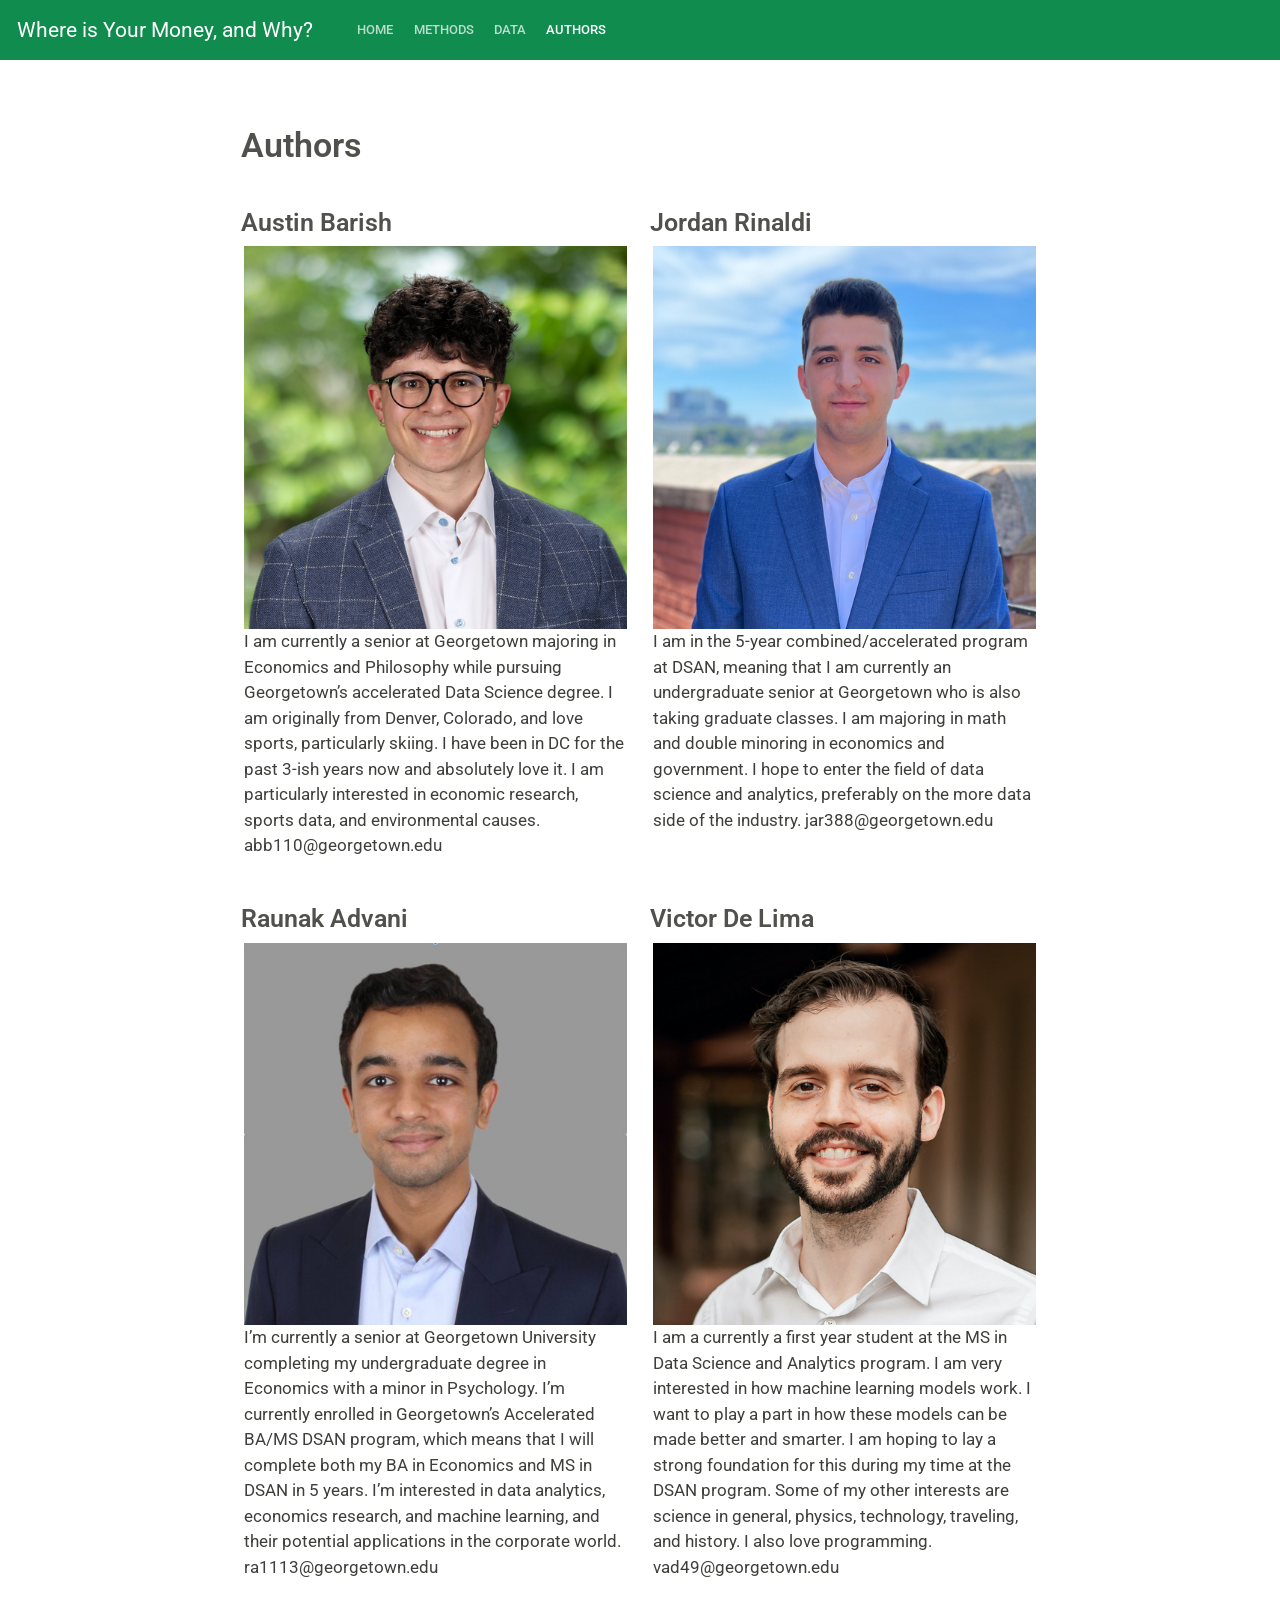
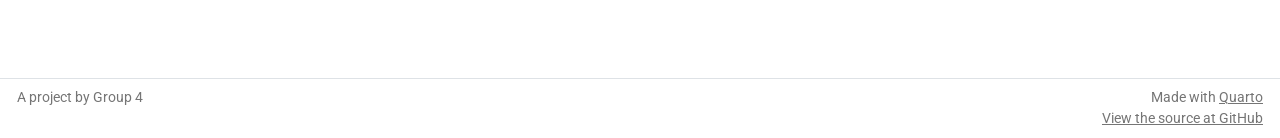
<file: docs/authors.html>
<!DOCTYPE html>
<html xmlns="http://www.w3.org/1999/xhtml" lang="en" xml:lang="en"><head>

<meta charset="utf-8">
<meta name="generator" content="quarto-1.3.290">

<meta name="viewport" content="width=device-width, initial-scale=1.0, user-scalable=yes">


<title>Where is Your Money, and Why? – authors</title>
<style>
code{white-space: pre-wrap;}
span.smallcaps{font-variant: small-caps;}
div.columns{display: flex; gap: min(4vw, 1.5em);}
div.column{flex: auto; overflow-x: auto;}
div.hanging-indent{margin-left: 1.5em; text-indent: -1.5em;}
ul.task-list{list-style: none;}
ul.task-list li input[type="checkbox"] {
  width: 0.8em;
  margin: 0 0.8em 0.2em -1em; /* quarto-specific, see https://github.com/quarto-dev/quarto-cli/issues/4556 */ 
  vertical-align: middle;
}
</style>


<script src="../site_libs/quarto-nav/quarto-nav.js"></script>
<script src="../site_libs/quarto-nav/headroom.min.js"></script>
<link href="../images/img/favicon.ico" rel="icon">
<script src="../site_libs/clipboard/clipboard.min.js"></script>
<script src="../site_libs/quarto-html/quarto.js"></script>
<script src="../site_libs/quarto-html/popper.min.js"></script>
<script src="../site_libs/quarto-html/tippy.umd.min.js"></script>
<script src="../site_libs/quarto-html/anchor.min.js"></script>
<link href="../site_libs/quarto-html/tippy.css" rel="stylesheet">
<link href="../site_libs/quarto-html/quarto-syntax-highlighting.css" rel="stylesheet" id="quarto-text-highlighting-styles">
<script src="../site_libs/bootstrap/bootstrap.min.js"></script>
<link href="../site_libs/bootstrap/bootstrap-icons.css" rel="stylesheet">
<link href="../site_libs/bootstrap/bootstrap.min.css" rel="stylesheet" id="quarto-bootstrap" data-mode="light">
<script id="quarto-search-options" type="application/json">{
  "language": {
    "search-no-results-text": "No results",
    "search-matching-documents-text": "matching documents",
    "search-copy-link-title": "Copy link to search",
    "search-hide-matches-text": "Hide additional matches",
    "search-more-match-text": "more match in this document",
    "search-more-matches-text": "more matches in this document",
    "search-clear-button-title": "Clear",
    "search-detached-cancel-button-title": "Cancel",
    "search-submit-button-title": "Submit"
  }
}</script>


</head>

<body class="nav-fixed fullcontent">

<div id="quarto-search-results"></div>
  <header id="quarto-header" class="headroom fixed-top">
    <nav class="navbar navbar-expand-lg navbar-dark ">
      <div class="navbar-container container-fluid">
      <div class="navbar-brand-container">
    <a class="navbar-brand" href="../index.html">
    <span class="navbar-title">Where is Your Money, and Why?</span>
    </a>
  </div>
          <button class="navbar-toggler" type="button" data-bs-toggle="collapse" data-bs-target="#navbarCollapse" aria-controls="navbarCollapse" aria-expanded="false" aria-label="Toggle navigation" onclick="if (window.quartoToggleHeadroom) { window.quartoToggleHeadroom(); }">
  <span class="navbar-toggler-icon"></span>
</button>
          <div class="collapse navbar-collapse" id="navbarCollapse">
            <ul class="navbar-nav navbar-nav-scroll me-auto">
  <li class="nav-item">
    <a class="nav-link" href="../index.html" rel="" target="">
 <span class="menu-text">Home</span></a>
  </li>  
  <li class="nav-item">
    <a class="nav-link" href="../docs/methods.html" rel="" target="">
 <span class="menu-text">Methods</span></a>
  </li>  
  <li class="nav-item">
    <a class="nav-link" href="../docs/data.html" rel="" target="">
 <span class="menu-text">Data</span></a>
  </li>  
  <li class="nav-item">
    <a class="nav-link active" href="../docs/authors.html" rel="" target="" aria-current="page">
 <span class="menu-text">Authors</span></a>
  </li>  
</ul>
            <div class="quarto-navbar-tools ms-auto">
</div>
          </div> <!-- /navcollapse -->
      </div> <!-- /container-fluid -->
    </nav>
</header>
<!-- content -->
<div id="quarto-content" class="quarto-container page-columns page-rows-contents page-layout-article page-navbar">
<!-- sidebar -->
<!-- margin-sidebar -->
    
<!-- main -->
<main class="content" id="quarto-document-content">



<section id="authors" class="level1">
<h1>Authors</h1>
<div class="quarto-layout-panel">
<div class="quarto-layout-row quarto-layout-valign-top">
<section id="austin-barish" class="level3 quarto-layout-cell" style="flex-basis: 50.0%;justify-content: center;">
<h3 class="anchored" data-anchor-id="austin-barish">Austin Barish</h3>
<p><img src="../images/img/authors/austin_barish.png" class="quarto-discovered-preview-image img-fluid"> I am currently a senior at Georgetown majoring in Economics and Philosophy while pursuing Georgetown’s accelerated Data Science degree. I am originally from Denver, Colorado, and love sports, particularly skiing. I have been in DC for the past 3-ish years now and absolutely love it. I am particularly interested in economic research, sports data, and environmental causes. abb110@georgetown.edu</p>
</section>
<section id="jordan-rinaldi" class="level3 quarto-layout-cell" style="flex-basis: 50.0%;justify-content: center;">
<h3 class="anchored" data-anchor-id="jordan-rinaldi">Jordan Rinaldi</h3>
<p><img src="../images/img/authors/jordan_rinaldi.png" class="img-fluid"> I am in the 5-year combined/accelerated program at DSAN, meaning that I am currently an undergraduate senior at Georgetown who is also taking graduate classes. I am majoring in math and double minoring in economics and government. I hope to enter the field of data science and analytics, preferably on the more data side of the industry. jar388@georgetown.edu</p>
</section>
</div>
</div>
<div class="quarto-layout-panel">
<div class="quarto-layout-row quarto-layout-valign-top">
<section id="raunak-advani" class="level3 quarto-layout-cell" style="flex-basis: 50.0%;justify-content: center;">
<h3 class="anchored" data-anchor-id="raunak-advani">Raunak Advani</h3>
<p><img src="../images/img/authors/raunak_advani.jpg" class="img-fluid"> I’m currently a senior at Georgetown University completing my undergraduate degree in Economics with a minor in Psychology. I’m currently enrolled in Georgetown’s Accelerated BA/MS DSAN program, which means that I will complete both my BA in Economics and MS in DSAN in 5 years. I’m interested in data analytics, economics research, and machine learning, and their potential applications in the corporate world. ra1113@georgetown.edu</p>
</section>
<section id="victor-de-lima" class="level3 quarto-layout-cell" style="flex-basis: 50.0%;justify-content: center;">
<h3 class="anchored" data-anchor-id="victor-de-lima">Victor De Lima</h3>
<p><img src="../images/img/authors/victor_delima.jpeg" class="img-fluid"> I am a currently a first year student at the MS in Data Science and Analytics program. I am very interested in how machine learning models work. I want to play a part in how these models can be made better and smarter. I am hoping to lay a strong foundation for this during my time at the DSAN program. Some of my other interests are science in general, physics, technology, traveling, and history. I also love programming. vad49@georgetown.edu</p>
</section>
</div>
</div>


</section>

</main> <!-- /main -->
<script id="quarto-html-after-body" type="application/javascript">
window.document.addEventListener("DOMContentLoaded", function (event) {
  const toggleBodyColorMode = (bsSheetEl) => {
    const mode = bsSheetEl.getAttribute("data-mode");
    const bodyEl = window.document.querySelector("body");
    if (mode === "dark") {
      bodyEl.classList.add("quarto-dark");
      bodyEl.classList.remove("quarto-light");
    } else {
      bodyEl.classList.add("quarto-light");
      bodyEl.classList.remove("quarto-dark");
    }
  }
  const toggleBodyColorPrimary = () => {
    const bsSheetEl = window.document.querySelector("link#quarto-bootstrap");
    if (bsSheetEl) {
      toggleBodyColorMode(bsSheetEl);
    }
  }
  toggleBodyColorPrimary();  
  const icon = "";
  const anchorJS = new window.AnchorJS();
  anchorJS.options = {
    placement: 'right',
    icon: icon
  };
  anchorJS.add('.anchored');
  const isCodeAnnotation = (el) => {
    for (const clz of el.classList) {
      if (clz.startsWith('code-annotation-')) {                     
        return true;
      }
    }
    return false;
  }
  const clipboard = new window.ClipboardJS('.code-copy-button', {
    text: function(trigger) {
      const codeEl = trigger.previousElementSibling.cloneNode(true);
      for (const childEl of codeEl.children) {
        if (isCodeAnnotation(childEl)) {
          childEl.remove();
        }
      }
      return codeEl.innerText;
    }
  });
  clipboard.on('success', function(e) {
    // button target
    const button = e.trigger;
    // don't keep focus
    button.blur();
    // flash "checked"
    button.classList.add('code-copy-button-checked');
    var currentTitle = button.getAttribute("title");
    button.setAttribute("title", "Copied!");
    let tooltip;
    if (window.bootstrap) {
      button.setAttribute("data-bs-toggle", "tooltip");
      button.setAttribute("data-bs-placement", "left");
      button.setAttribute("data-bs-title", "Copied!");
      tooltip = new bootstrap.Tooltip(button, 
        { trigger: "manual", 
          customClass: "code-copy-button-tooltip",
          offset: [0, -8]});
      tooltip.show();    
    }
    setTimeout(function() {
      if (tooltip) {
        tooltip.hide();
        button.removeAttribute("data-bs-title");
        button.removeAttribute("data-bs-toggle");
        button.removeAttribute("data-bs-placement");
      }
      button.setAttribute("title", currentTitle);
      button.classList.remove('code-copy-button-checked');
    }, 1000);
    // clear code selection
    e.clearSelection();
  });
  function tippyHover(el, contentFn) {
    const config = {
      allowHTML: true,
      content: contentFn,
      maxWidth: 500,
      delay: 100,
      arrow: false,
      appendTo: function(el) {
          return el.parentElement;
      },
      interactive: true,
      interactiveBorder: 10,
      theme: 'quarto',
      placement: 'bottom-start'
    };
    window.tippy(el, config); 
  }
  const noterefs = window.document.querySelectorAll('a[role="doc-noteref"]');
  for (var i=0; i<noterefs.length; i++) {
    const ref = noterefs[i];
    tippyHover(ref, function() {
      // use id or data attribute instead here
      let href = ref.getAttribute('data-footnote-href') || ref.getAttribute('href');
      try { href = new URL(href).hash; } catch {}
      const id = href.replace(/^#\/?/, "");
      const note = window.document.getElementById(id);
      return note.innerHTML;
    });
  }
      let selectedAnnoteEl;
      const selectorForAnnotation = ( cell, annotation) => {
        let cellAttr = 'data-code-cell="' + cell + '"';
        let lineAttr = 'data-code-annotation="' +  annotation + '"';
        const selector = 'span[' + cellAttr + '][' + lineAttr + ']';
        return selector;
      }
      const selectCodeLines = (annoteEl) => {
        const doc = window.document;
        const targetCell = annoteEl.getAttribute("data-target-cell");
        const targetAnnotation = annoteEl.getAttribute("data-target-annotation");
        const annoteSpan = window.document.querySelector(selectorForAnnotation(targetCell, targetAnnotation));
        const lines = annoteSpan.getAttribute("data-code-lines").split(",");
        const lineIds = lines.map((line) => {
          return targetCell + "-" + line;
        })
        let top = null;
        let height = null;
        let parent = null;
        if (lineIds.length > 0) {
            //compute the position of the single el (top and bottom and make a div)
            const el = window.document.getElementById(lineIds[0]);
            top = el.offsetTop;
            height = el.offsetHeight;
            parent = el.parentElement.parentElement;
          if (lineIds.length > 1) {
            const lastEl = window.document.getElementById(lineIds[lineIds.length - 1]);
            const bottom = lastEl.offsetTop + lastEl.offsetHeight;
            height = bottom - top;
          }
          if (top !== null && height !== null && parent !== null) {
            // cook up a div (if necessary) and position it 
            let div = window.document.getElementById("code-annotation-line-highlight");
            if (div === null) {
              div = window.document.createElement("div");
              div.setAttribute("id", "code-annotation-line-highlight");
              div.style.position = 'absolute';
              parent.appendChild(div);
            }
            div.style.top = top - 2 + "px";
            div.style.height = height + 4 + "px";
            let gutterDiv = window.document.getElementById("code-annotation-line-highlight-gutter");
            if (gutterDiv === null) {
              gutterDiv = window.document.createElement("div");
              gutterDiv.setAttribute("id", "code-annotation-line-highlight-gutter");
              gutterDiv.style.position = 'absolute';
              const codeCell = window.document.getElementById(targetCell);
              const gutter = codeCell.querySelector('.code-annotation-gutter');
              gutter.appendChild(gutterDiv);
            }
            gutterDiv.style.top = top - 2 + "px";
            gutterDiv.style.height = height + 4 + "px";
          }
          selectedAnnoteEl = annoteEl;
        }
      };
      const unselectCodeLines = () => {
        const elementsIds = ["code-annotation-line-highlight", "code-annotation-line-highlight-gutter"];
        elementsIds.forEach((elId) => {
          const div = window.document.getElementById(elId);
          if (div) {
            div.remove();
          }
        });
        selectedAnnoteEl = undefined;
      };
      // Attach click handler to the DT
      const annoteDls = window.document.querySelectorAll('dt[data-target-cell]');
      for (const annoteDlNode of annoteDls) {
        annoteDlNode.addEventListener('click', (event) => {
          const clickedEl = event.target;
          if (clickedEl !== selectedAnnoteEl) {
            unselectCodeLines();
            const activeEl = window.document.querySelector('dt[data-target-cell].code-annotation-active');
            if (activeEl) {
              activeEl.classList.remove('code-annotation-active');
            }
            selectCodeLines(clickedEl);
            clickedEl.classList.add('code-annotation-active');
          } else {
            // Unselect the line
            unselectCodeLines();
            clickedEl.classList.remove('code-annotation-active');
          }
        });
      }
  const findCites = (el) => {
    const parentEl = el.parentElement;
    if (parentEl) {
      const cites = parentEl.dataset.cites;
      if (cites) {
        return {
          el,
          cites: cites.split(' ')
        };
      } else {
        return findCites(el.parentElement)
      }
    } else {
      return undefined;
    }
  };
  var bibliorefs = window.document.querySelectorAll('a[role="doc-biblioref"]');
  for (var i=0; i<bibliorefs.length; i++) {
    const ref = bibliorefs[i];
    const citeInfo = findCites(ref);
    if (citeInfo) {
      tippyHover(citeInfo.el, function() {
        var popup = window.document.createElement('div');
        citeInfo.cites.forEach(function(cite) {
          var citeDiv = window.document.createElement('div');
          citeDiv.classList.add('hanging-indent');
          citeDiv.classList.add('csl-entry');
          var biblioDiv = window.document.getElementById('ref-' + cite);
          if (biblioDiv) {
            citeDiv.innerHTML = biblioDiv.innerHTML;
          }
          popup.appendChild(citeDiv);
        });
        return popup.innerHTML;
      });
    }
  }
});
</script>
</div> <!-- /content -->
<footer class="footer">
  <div class="nav-footer">
    <div class="nav-footer-left">A project by Group 4 <br></div>   
    <div class="nav-footer-center">
      &nbsp;
    </div>
    <div class="nav-footer-right">Made with <a href="https://quarto.org/">Quarto</a><br> <a href="https://github.com/vdelimad/where_is_your_money_and_why">View the source at GitHub</a></div>
  </div>
</footer>



</body></html>
</file>
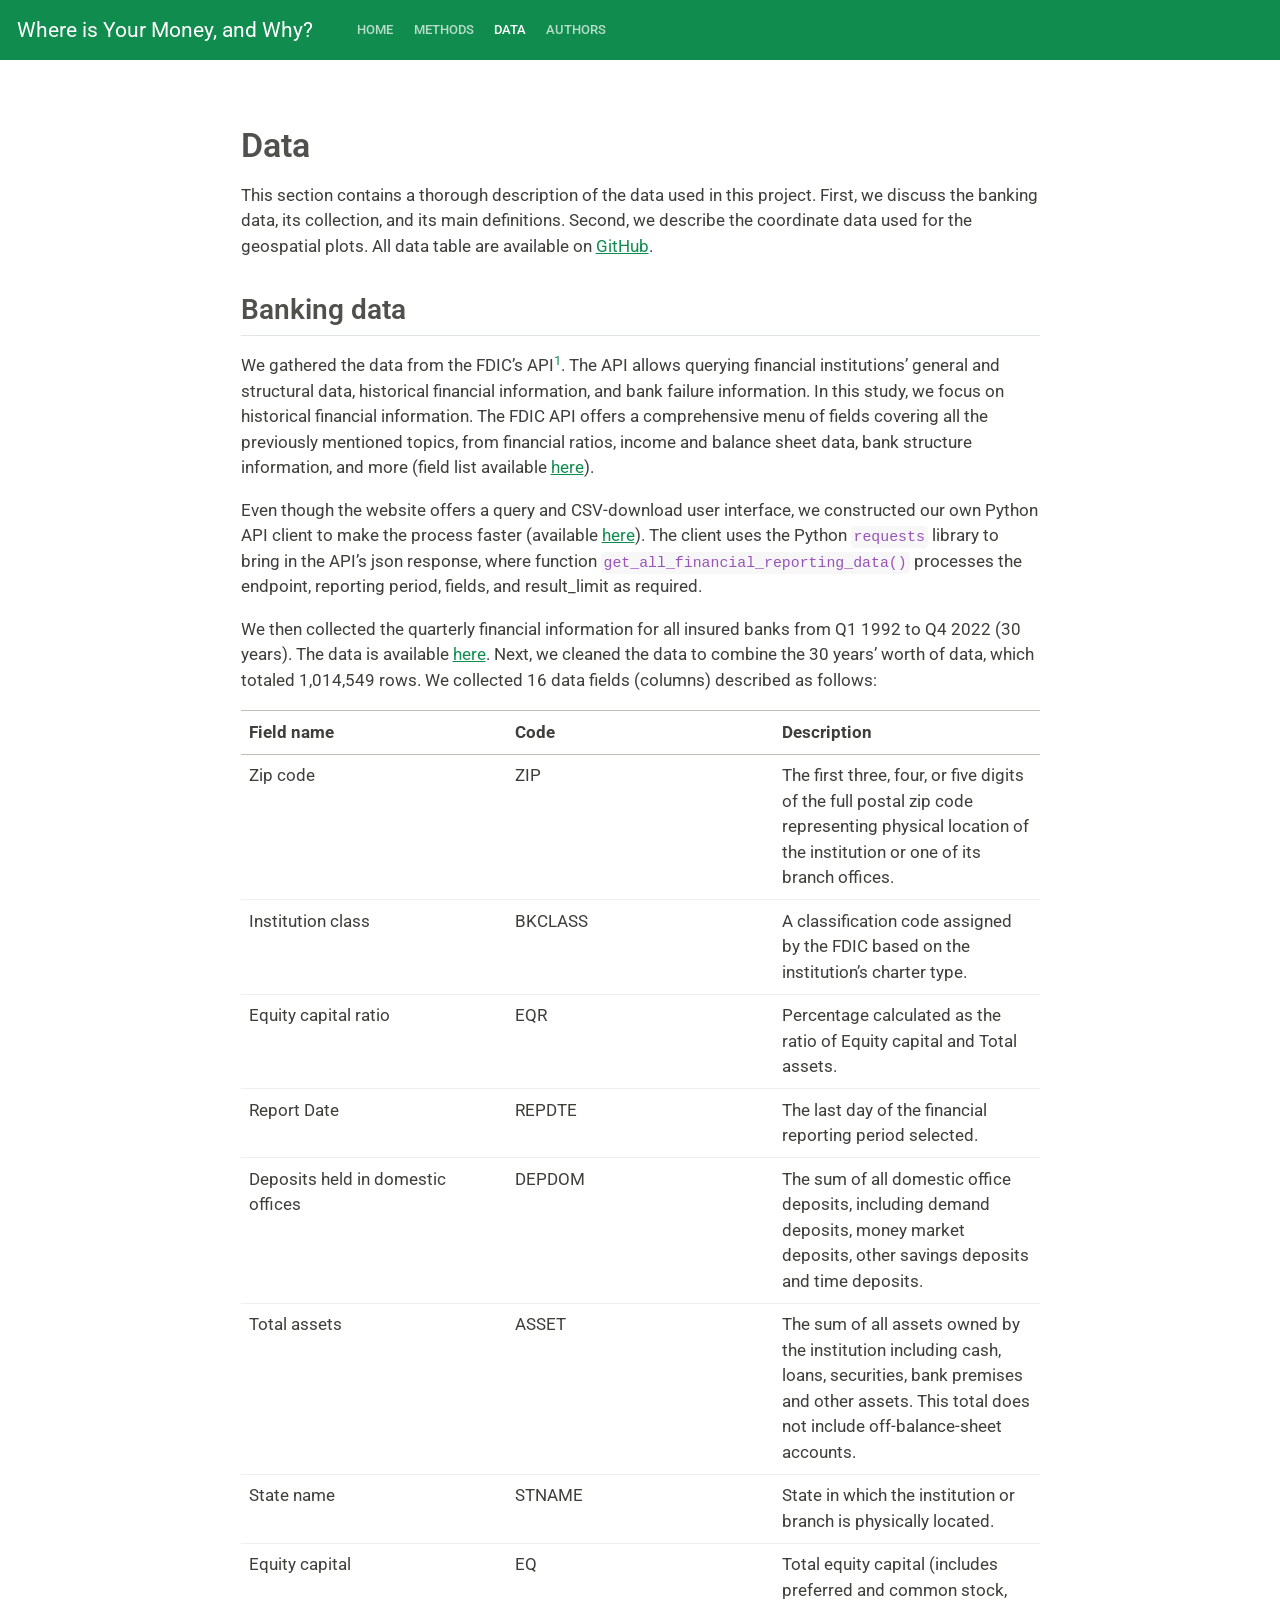
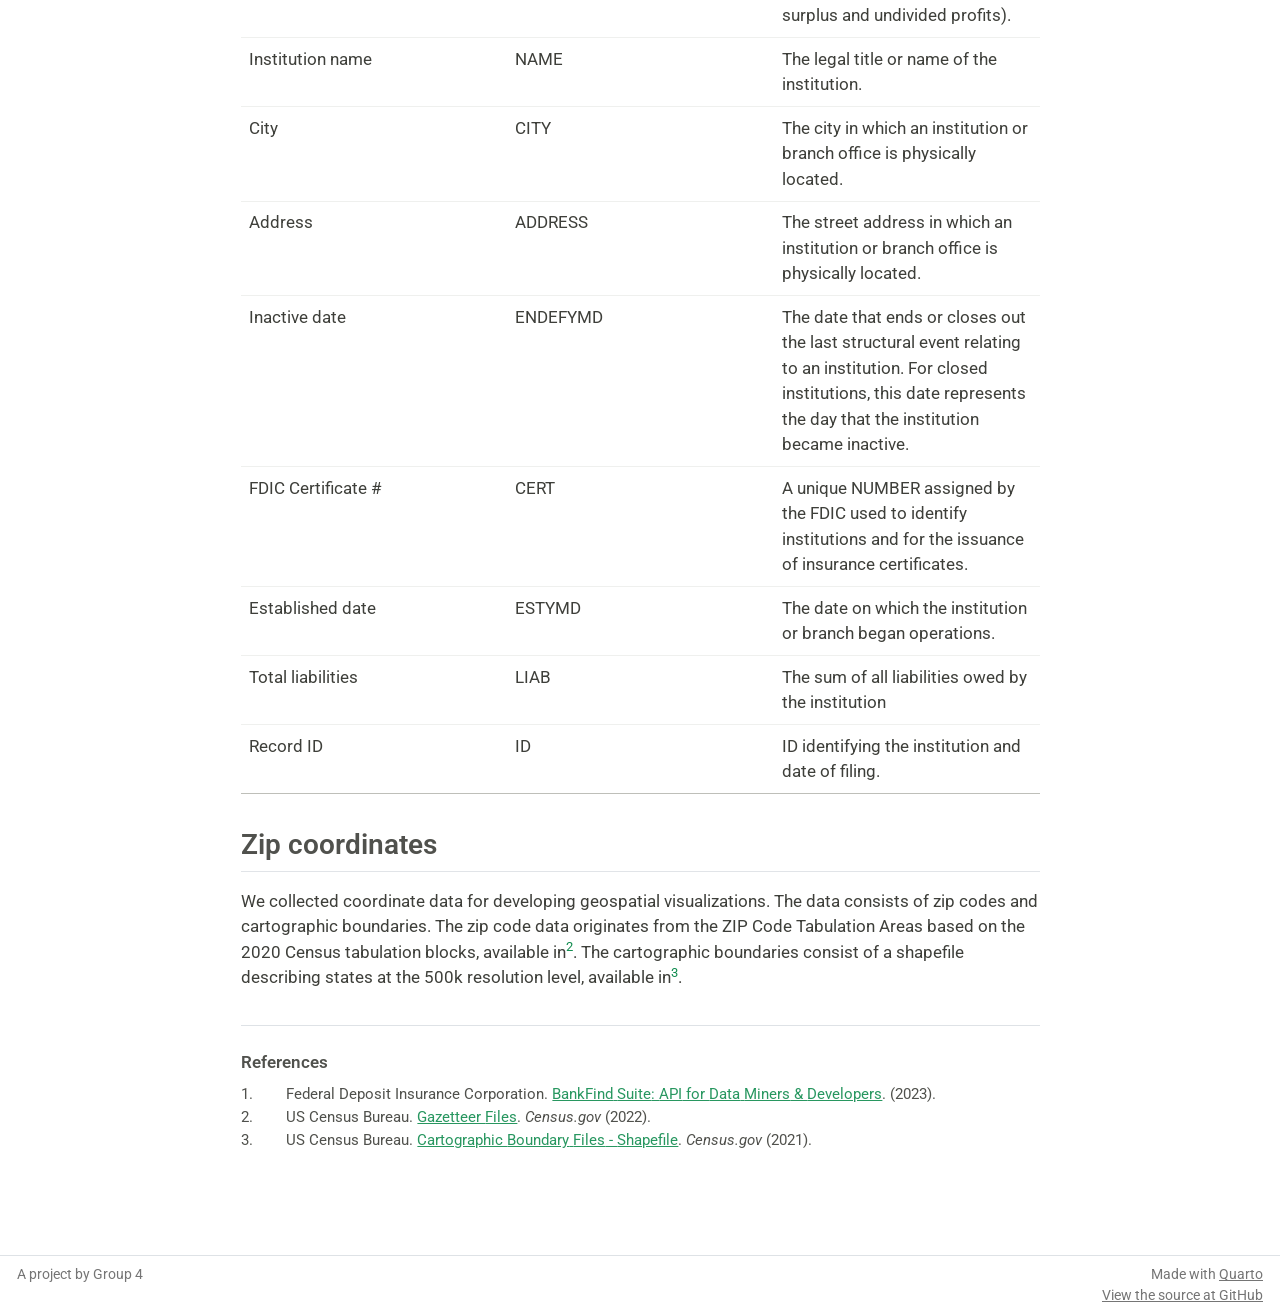
<file: docs/data.html>
<!DOCTYPE html>
<html xmlns="http://www.w3.org/1999/xhtml" lang="en" xml:lang="en"><head>

<meta charset="utf-8">
<meta name="generator" content="quarto-1.3.290">

<meta name="viewport" content="width=device-width, initial-scale=1.0, user-scalable=yes">


<title>Where is Your Money, and Why? – data</title>
<style>
code{white-space: pre-wrap;}
span.smallcaps{font-variant: small-caps;}
div.columns{display: flex; gap: min(4vw, 1.5em);}
div.column{flex: auto; overflow-x: auto;}
div.hanging-indent{margin-left: 1.5em; text-indent: -1.5em;}
ul.task-list{list-style: none;}
ul.task-list li input[type="checkbox"] {
  width: 0.8em;
  margin: 0 0.8em 0.2em -1em; /* quarto-specific, see https://github.com/quarto-dev/quarto-cli/issues/4556 */ 
  vertical-align: middle;
}
/* CSS for citations */
div.csl-bib-body { }
div.csl-entry {
  clear: both;
}
.hanging-indent div.csl-entry {
  margin-left:2em;
  text-indent:-2em;
}
div.csl-left-margin {
  min-width:2em;
  float:left;
}
div.csl-right-inline {
  margin-left:2em;
  padding-left:1em;
}
div.csl-indent {
  margin-left: 2em;
}</style>


<script src="../site_libs/quarto-nav/quarto-nav.js"></script>
<script src="../site_libs/quarto-nav/headroom.min.js"></script>
<link href="../images/img/favicon.ico" rel="icon">
<script src="../site_libs/clipboard/clipboard.min.js"></script>
<script src="../site_libs/quarto-html/quarto.js"></script>
<script src="../site_libs/quarto-html/popper.min.js"></script>
<script src="../site_libs/quarto-html/tippy.umd.min.js"></script>
<script src="../site_libs/quarto-html/anchor.min.js"></script>
<link href="../site_libs/quarto-html/tippy.css" rel="stylesheet">
<link href="../site_libs/quarto-html/quarto-syntax-highlighting.css" rel="stylesheet" id="quarto-text-highlighting-styles">
<script src="../site_libs/bootstrap/bootstrap.min.js"></script>
<link href="../site_libs/bootstrap/bootstrap-icons.css" rel="stylesheet">
<link href="../site_libs/bootstrap/bootstrap.min.css" rel="stylesheet" id="quarto-bootstrap" data-mode="light">
<script id="quarto-search-options" type="application/json">{
  "language": {
    "search-no-results-text": "No results",
    "search-matching-documents-text": "matching documents",
    "search-copy-link-title": "Copy link to search",
    "search-hide-matches-text": "Hide additional matches",
    "search-more-match-text": "more match in this document",
    "search-more-matches-text": "more matches in this document",
    "search-clear-button-title": "Clear",
    "search-detached-cancel-button-title": "Cancel",
    "search-submit-button-title": "Submit"
  }
}</script>


</head>

<body class="nav-fixed fullcontent">

<div id="quarto-search-results"></div>
  <header id="quarto-header" class="headroom fixed-top">
    <nav class="navbar navbar-expand-lg navbar-dark ">
      <div class="navbar-container container-fluid">
      <div class="navbar-brand-container">
    <a class="navbar-brand" href="../index.html">
    <span class="navbar-title">Where is Your Money, and Why?</span>
    </a>
  </div>
          <button class="navbar-toggler" type="button" data-bs-toggle="collapse" data-bs-target="#navbarCollapse" aria-controls="navbarCollapse" aria-expanded="false" aria-label="Toggle navigation" onclick="if (window.quartoToggleHeadroom) { window.quartoToggleHeadroom(); }">
  <span class="navbar-toggler-icon"></span>
</button>
          <div class="collapse navbar-collapse" id="navbarCollapse">
            <ul class="navbar-nav navbar-nav-scroll me-auto">
  <li class="nav-item">
    <a class="nav-link" href="../index.html" rel="" target="">
 <span class="menu-text">Home</span></a>
  </li>  
  <li class="nav-item">
    <a class="nav-link" href="../docs/methods.html" rel="" target="">
 <span class="menu-text">Methods</span></a>
  </li>  
  <li class="nav-item">
    <a class="nav-link active" href="../docs/data.html" rel="" target="" aria-current="page">
 <span class="menu-text">Data</span></a>
  </li>  
  <li class="nav-item">
    <a class="nav-link" href="../docs/authors.html" rel="" target="">
 <span class="menu-text">Authors</span></a>
  </li>  
</ul>
            <div class="quarto-navbar-tools ms-auto">
</div>
          </div> <!-- /navcollapse -->
      </div> <!-- /container-fluid -->
    </nav>
</header>
<!-- content -->
<div id="quarto-content" class="quarto-container page-columns page-rows-contents page-layout-article page-navbar">
<!-- sidebar -->
<!-- margin-sidebar -->
    
<!-- main -->
<main class="content" id="quarto-document-content">



<section id="data" class="level1">
<h1>Data</h1>
<p>This section contains a thorough description of the data used in this project. First, we discuss the banking data, its collection, and its main definitions. Second, we describe the coordinate data used for the geospatial plots. All data table are available on <a href="https://github.com/anly503/spring2023-project-team-4/tree/main/data">GitHub</a>.</p>
<section id="banking-data" class="level2">
<h2 class="anchored" data-anchor-id="banking-data">Banking data</h2>
<p>We gathered the data from the FDIC’s API<span class="citation" data-cites="federal_deposit_insurance_corporation_bankfind_2023"><sup><a href="#ref-federal_deposit_insurance_corporation_bankfind_2023" role="doc-biblioref">1</a></sup></span>. The API allows querying financial institutions’ general and structural data, historical financial information, and bank failure information. In this study, we focus on historical financial information. The FDIC API offers a comprehensive menu of fields covering all the previously mentioned topics, from financial ratios, income and balance sheet data, bank structure information, and more (field list available <a href="https://github.com/anly503/spring2023-project-team-4/tree/main/data/data_documentation">here</a>).</p>
<p>Even though the website offers a query and CSV-download user interface, we constructed our own Python API client to make the process faster (available <a href="https://github.com/anly503/spring2023-project-team-4/tree/main/code/data_gathering">here</a>). The client uses the Python <code>requests</code> library to bring in the API’s json response, where function <code>get_all_financial_reporting_data()</code> processes the endpoint, reporting period, fields, and result_limit as required.</p>
<p>We then collected the quarterly financial information for all insured banks from Q1 1992 to Q4 2022 (30 years). The data is available <a href="https://github.com/anly503/spring2023-project-team-4/tree/main/data/quarterly_financials">here</a>. Next, we cleaned the data to combine the 30 years’ worth of data, which totaled 1,014,549 rows. We collected 16 data fields (columns) described as follows:</p>
<table class="table">
<colgroup>
<col style="width: 33%">
<col style="width: 33%">
<col style="width: 33%">
</colgroup>
<thead>
<tr class="header">
<th>Field name</th>
<th>Code</th>
<th>Description</th>
</tr>
</thead>
<tbody>
<tr class="odd">
<td>Zip code</td>
<td>ZIP</td>
<td>The first three, four, or five digits of the full postal zip code representing physical location of the institution or one of its branch offices.</td>
</tr>
<tr class="even">
<td>Institution class</td>
<td>BKCLASS</td>
<td>A classification code assigned by the FDIC based on the institution’s charter type.</td>
</tr>
<tr class="odd">
<td>Equity capital ratio</td>
<td>EQR</td>
<td>Percentage calculated as the ratio of Equity capital and Total assets.</td>
</tr>
<tr class="even">
<td>Report Date</td>
<td>REPDTE</td>
<td>The last day of the financial reporting period selected.</td>
</tr>
<tr class="odd">
<td>Deposits held in domestic offices</td>
<td>DEPDOM</td>
<td>The sum of all domestic office deposits, including demand deposits, money market deposits, other savings deposits and time deposits.</td>
</tr>
<tr class="even">
<td>Total assets</td>
<td>ASSET</td>
<td>The sum of all assets owned by the institution including cash, loans, securities, bank premises and other assets. This total does not include off-balance-sheet accounts.</td>
</tr>
<tr class="odd">
<td>State name</td>
<td>STNAME</td>
<td>State in which the institution or branch is physically located.</td>
</tr>
<tr class="even">
<td>Equity capital</td>
<td>EQ</td>
<td>Total equity capital (includes preferred and common stock, surplus and undivided profits).</td>
</tr>
<tr class="odd">
<td>Institution name</td>
<td>NAME</td>
<td>The legal title or name of the institution.</td>
</tr>
<tr class="even">
<td>City</td>
<td>CITY</td>
<td>The city in which an institution or branch office is physically located.</td>
</tr>
<tr class="odd">
<td>Address</td>
<td>ADDRESS</td>
<td>The street address in which an institution or branch office is physically located.</td>
</tr>
<tr class="even">
<td>Inactive date</td>
<td>ENDEFYMD</td>
<td>The date that ends or closes out the last structural event relating to an institution. For closed institutions, this date represents the day that the institution became inactive.</td>
</tr>
<tr class="odd">
<td>FDIC Certificate #</td>
<td>CERT</td>
<td>A unique NUMBER assigned by the FDIC used to identify institutions and for the issuance of insurance certificates.</td>
</tr>
<tr class="even">
<td>Established date</td>
<td>ESTYMD</td>
<td>The date on which the institution or branch began operations.</td>
</tr>
<tr class="odd">
<td>Total liabilities</td>
<td>LIAB</td>
<td>The sum of all liabilities owed by the institution</td>
</tr>
<tr class="even">
<td>Record ID</td>
<td>ID</td>
<td>ID identifying the institution and date of filing.</td>
</tr>
</tbody>
</table>
</section>
<section id="zip-coordinates" class="level2">
<h2 class="anchored" data-anchor-id="zip-coordinates">Zip coordinates</h2>
<p>We collected coordinate data for developing geospatial visualizations. The data consists of zip codes and cartographic boundaries. The zip code data originates from the ZIP Code Tabulation Areas based on the 2020 Census tabulation blocks, available in<span class="citation" data-cites="us_census_bureau_gazetteer_2022"><sup><a href="#ref-us_census_bureau_gazetteer_2022" role="doc-biblioref">2</a></sup></span>. The cartographic boundaries consist of a shapefile describing states at the 500k resolution level, available in<span class="citation" data-cites="us_census_bureau_cartographic_2021"><sup><a href="#ref-us_census_bureau_cartographic_2021" role="doc-biblioref">3</a></sup></span>.</p>



</section>
</section>

<div id="quarto-appendix" class="default"><section class="quarto-appendix-contents" role="doc-bibliography"><h2 class="anchored quarto-appendix-heading">References</h2><div id="refs" class="references csl-bib-body" data-line-spacing="2" role="list">
<div id="ref-federal_deposit_insurance_corporation_bankfind_2023" class="csl-entry" role="listitem">
<div class="csl-left-margin">1. </div><div class="csl-right-inline">Federal Deposit Insurance Corporation. <a href="https://banks.data.fdic.gov/docs/"><span>BankFind</span> <span>Suite</span>: <span>API</span> for <span>Data</span> <span>Miners</span> &amp; <span>Developers</span></a>. (2023).</div>
</div>
<div id="ref-us_census_bureau_gazetteer_2022" class="csl-entry" role="listitem">
<div class="csl-left-margin">2. </div><div class="csl-right-inline">US Census Bureau. <a href="https://www.census.gov/geographies/reference-files/time-series/geo/gazetteer-files.html">Gazetteer <span>Files</span></a>. <em>Census.gov</em> (2022).</div>
</div>
<div id="ref-us_census_bureau_cartographic_2021" class="csl-entry" role="listitem">
<div class="csl-left-margin">3. </div><div class="csl-right-inline">US Census Bureau. <a href="https://www.census.gov/geographies/mapping-files/time-series/geo/carto-boundary-file.html">Cartographic <span>Boundary</span> <span>Files</span> - <span>Shapefile</span></a>. <em>Census.gov</em> (2021).</div>
</div>
</div></section></div></main> <!-- /main -->
<script id="quarto-html-after-body" type="application/javascript">
window.document.addEventListener("DOMContentLoaded", function (event) {
  const toggleBodyColorMode = (bsSheetEl) => {
    const mode = bsSheetEl.getAttribute("data-mode");
    const bodyEl = window.document.querySelector("body");
    if (mode === "dark") {
      bodyEl.classList.add("quarto-dark");
      bodyEl.classList.remove("quarto-light");
    } else {
      bodyEl.classList.add("quarto-light");
      bodyEl.classList.remove("quarto-dark");
    }
  }
  const toggleBodyColorPrimary = () => {
    const bsSheetEl = window.document.querySelector("link#quarto-bootstrap");
    if (bsSheetEl) {
      toggleBodyColorMode(bsSheetEl);
    }
  }
  toggleBodyColorPrimary();  
  const icon = "";
  const anchorJS = new window.AnchorJS();
  anchorJS.options = {
    placement: 'right',
    icon: icon
  };
  anchorJS.add('.anchored');
  const isCodeAnnotation = (el) => {
    for (const clz of el.classList) {
      if (clz.startsWith('code-annotation-')) {                     
        return true;
      }
    }
    return false;
  }
  const clipboard = new window.ClipboardJS('.code-copy-button', {
    text: function(trigger) {
      const codeEl = trigger.previousElementSibling.cloneNode(true);
      for (const childEl of codeEl.children) {
        if (isCodeAnnotation(childEl)) {
          childEl.remove();
        }
      }
      return codeEl.innerText;
    }
  });
  clipboard.on('success', function(e) {
    // button target
    const button = e.trigger;
    // don't keep focus
    button.blur();
    // flash "checked"
    button.classList.add('code-copy-button-checked');
    var currentTitle = button.getAttribute("title");
    button.setAttribute("title", "Copied!");
    let tooltip;
    if (window.bootstrap) {
      button.setAttribute("data-bs-toggle", "tooltip");
      button.setAttribute("data-bs-placement", "left");
      button.setAttribute("data-bs-title", "Copied!");
      tooltip = new bootstrap.Tooltip(button, 
        { trigger: "manual", 
          customClass: "code-copy-button-tooltip",
          offset: [0, -8]});
      tooltip.show();    
    }
    setTimeout(function() {
      if (tooltip) {
        tooltip.hide();
        button.removeAttribute("data-bs-title");
        button.removeAttribute("data-bs-toggle");
        button.removeAttribute("data-bs-placement");
      }
      button.setAttribute("title", currentTitle);
      button.classList.remove('code-copy-button-checked');
    }, 1000);
    // clear code selection
    e.clearSelection();
  });
  function tippyHover(el, contentFn) {
    const config = {
      allowHTML: true,
      content: contentFn,
      maxWidth: 500,
      delay: 100,
      arrow: false,
      appendTo: function(el) {
          return el.parentElement;
      },
      interactive: true,
      interactiveBorder: 10,
      theme: 'quarto',
      placement: 'bottom-start'
    };
    window.tippy(el, config); 
  }
  const noterefs = window.document.querySelectorAll('a[role="doc-noteref"]');
  for (var i=0; i<noterefs.length; i++) {
    const ref = noterefs[i];
    tippyHover(ref, function() {
      // use id or data attribute instead here
      let href = ref.getAttribute('data-footnote-href') || ref.getAttribute('href');
      try { href = new URL(href).hash; } catch {}
      const id = href.replace(/^#\/?/, "");
      const note = window.document.getElementById(id);
      return note.innerHTML;
    });
  }
      let selectedAnnoteEl;
      const selectorForAnnotation = ( cell, annotation) => {
        let cellAttr = 'data-code-cell="' + cell + '"';
        let lineAttr = 'data-code-annotation="' +  annotation + '"';
        const selector = 'span[' + cellAttr + '][' + lineAttr + ']';
        return selector;
      }
      const selectCodeLines = (annoteEl) => {
        const doc = window.document;
        const targetCell = annoteEl.getAttribute("data-target-cell");
        const targetAnnotation = annoteEl.getAttribute("data-target-annotation");
        const annoteSpan = window.document.querySelector(selectorForAnnotation(targetCell, targetAnnotation));
        const lines = annoteSpan.getAttribute("data-code-lines").split(",");
        const lineIds = lines.map((line) => {
          return targetCell + "-" + line;
        })
        let top = null;
        let height = null;
        let parent = null;
        if (lineIds.length > 0) {
            //compute the position of the single el (top and bottom and make a div)
            const el = window.document.getElementById(lineIds[0]);
            top = el.offsetTop;
            height = el.offsetHeight;
            parent = el.parentElement.parentElement;
          if (lineIds.length > 1) {
            const lastEl = window.document.getElementById(lineIds[lineIds.length - 1]);
            const bottom = lastEl.offsetTop + lastEl.offsetHeight;
            height = bottom - top;
          }
          if (top !== null && height !== null && parent !== null) {
            // cook up a div (if necessary) and position it 
            let div = window.document.getElementById("code-annotation-line-highlight");
            if (div === null) {
              div = window.document.createElement("div");
              div.setAttribute("id", "code-annotation-line-highlight");
              div.style.position = 'absolute';
              parent.appendChild(div);
            }
            div.style.top = top - 2 + "px";
            div.style.height = height + 4 + "px";
            let gutterDiv = window.document.getElementById("code-annotation-line-highlight-gutter");
            if (gutterDiv === null) {
              gutterDiv = window.document.createElement("div");
              gutterDiv.setAttribute("id", "code-annotation-line-highlight-gutter");
              gutterDiv.style.position = 'absolute';
              const codeCell = window.document.getElementById(targetCell);
              const gutter = codeCell.querySelector('.code-annotation-gutter');
              gutter.appendChild(gutterDiv);
            }
            gutterDiv.style.top = top - 2 + "px";
            gutterDiv.style.height = height + 4 + "px";
          }
          selectedAnnoteEl = annoteEl;
        }
      };
      const unselectCodeLines = () => {
        const elementsIds = ["code-annotation-line-highlight", "code-annotation-line-highlight-gutter"];
        elementsIds.forEach((elId) => {
          const div = window.document.getElementById(elId);
          if (div) {
            div.remove();
          }
        });
        selectedAnnoteEl = undefined;
      };
      // Attach click handler to the DT
      const annoteDls = window.document.querySelectorAll('dt[data-target-cell]');
      for (const annoteDlNode of annoteDls) {
        annoteDlNode.addEventListener('click', (event) => {
          const clickedEl = event.target;
          if (clickedEl !== selectedAnnoteEl) {
            unselectCodeLines();
            const activeEl = window.document.querySelector('dt[data-target-cell].code-annotation-active');
            if (activeEl) {
              activeEl.classList.remove('code-annotation-active');
            }
            selectCodeLines(clickedEl);
            clickedEl.classList.add('code-annotation-active');
          } else {
            // Unselect the line
            unselectCodeLines();
            clickedEl.classList.remove('code-annotation-active');
          }
        });
      }
  const findCites = (el) => {
    const parentEl = el.parentElement;
    if (parentEl) {
      const cites = parentEl.dataset.cites;
      if (cites) {
        return {
          el,
          cites: cites.split(' ')
        };
      } else {
        return findCites(el.parentElement)
      }
    } else {
      return undefined;
    }
  };
  var bibliorefs = window.document.querySelectorAll('a[role="doc-biblioref"]');
  for (var i=0; i<bibliorefs.length; i++) {
    const ref = bibliorefs[i];
    const citeInfo = findCites(ref);
    if (citeInfo) {
      tippyHover(citeInfo.el, function() {
        var popup = window.document.createElement('div');
        citeInfo.cites.forEach(function(cite) {
          var citeDiv = window.document.createElement('div');
          citeDiv.classList.add('hanging-indent');
          citeDiv.classList.add('csl-entry');
          var biblioDiv = window.document.getElementById('ref-' + cite);
          if (biblioDiv) {
            citeDiv.innerHTML = biblioDiv.innerHTML;
          }
          popup.appendChild(citeDiv);
        });
        return popup.innerHTML;
      });
    }
  }
});
</script>
</div> <!-- /content -->
<footer class="footer">
  <div class="nav-footer">
    <div class="nav-footer-left">A project by Group 4 <br></div>   
    <div class="nav-footer-center">
      &nbsp;
    </div>
    <div class="nav-footer-right">Made with <a href="https://quarto.org/">Quarto</a><br> <a href="https://github.com/vdelimad/where_is_your_money_and_why">View the source at GitHub</a></div>
  </div>
</footer>



</body></html>
</file>
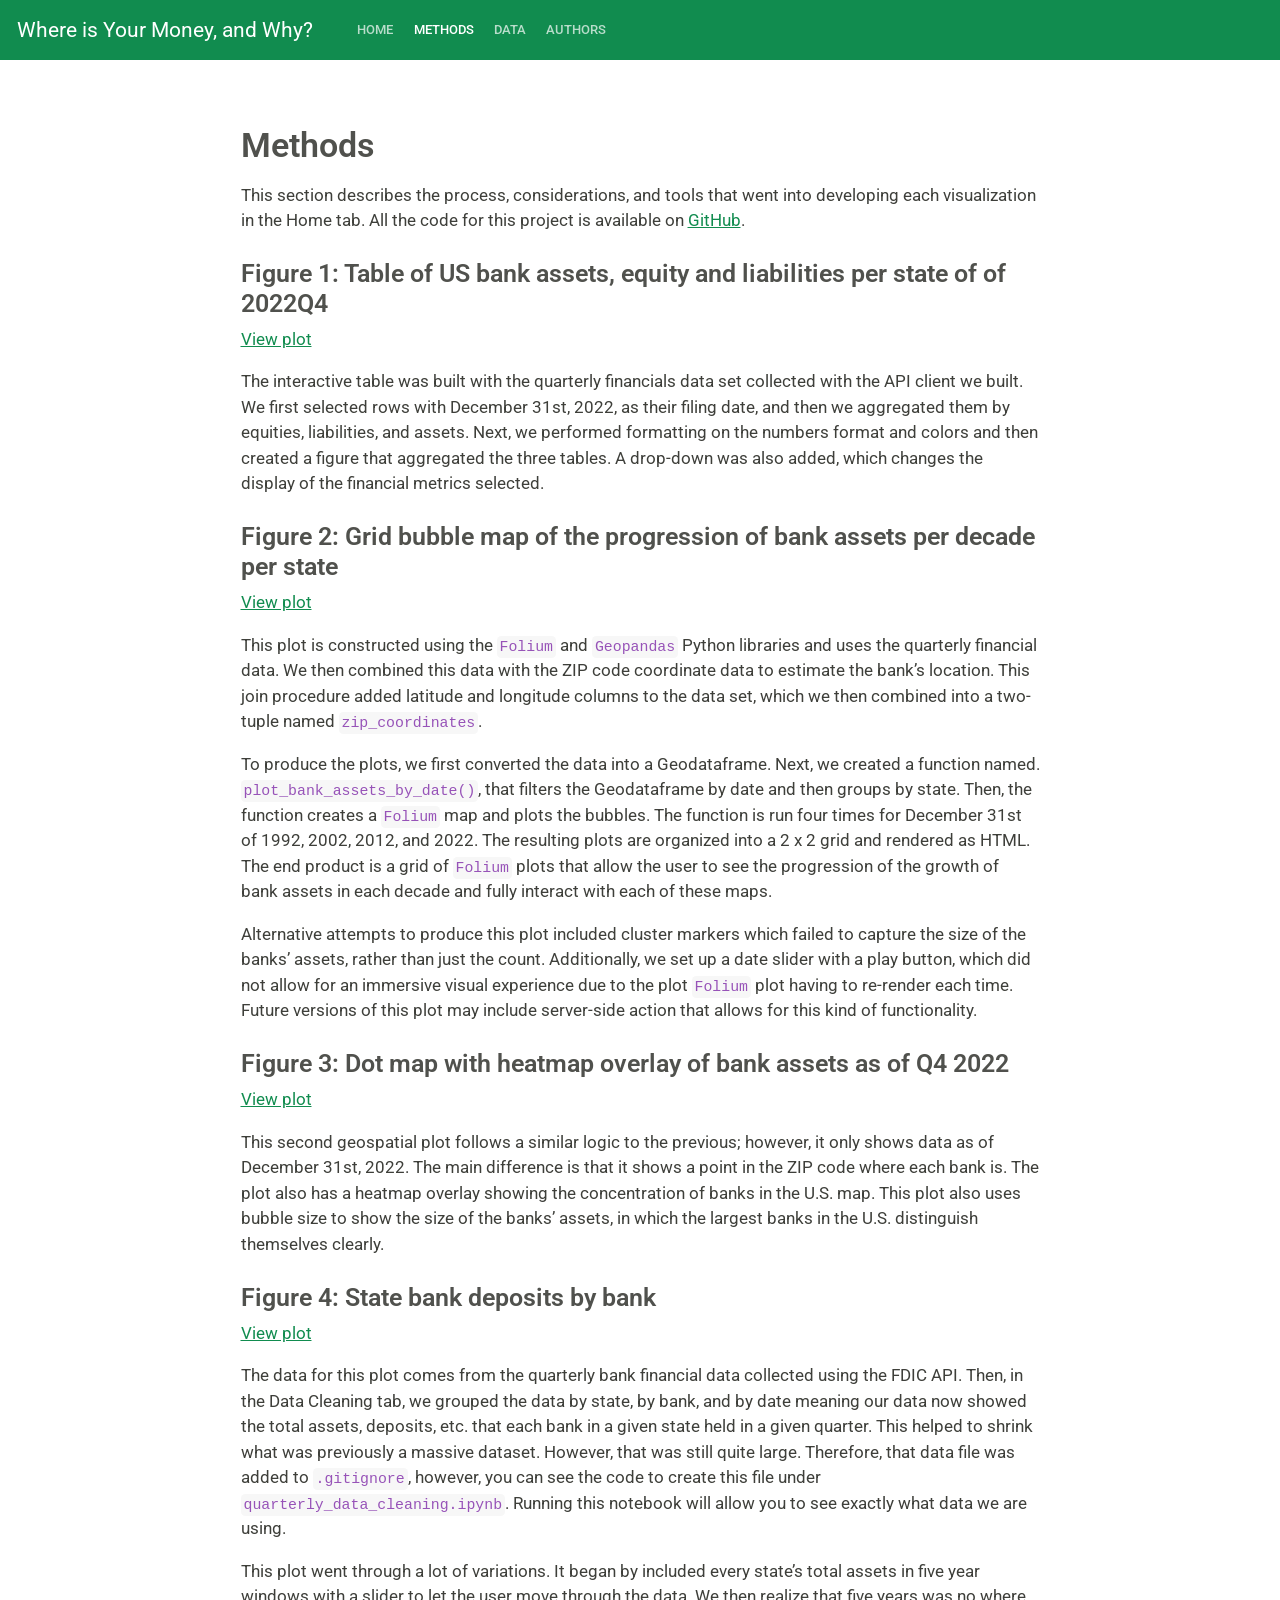
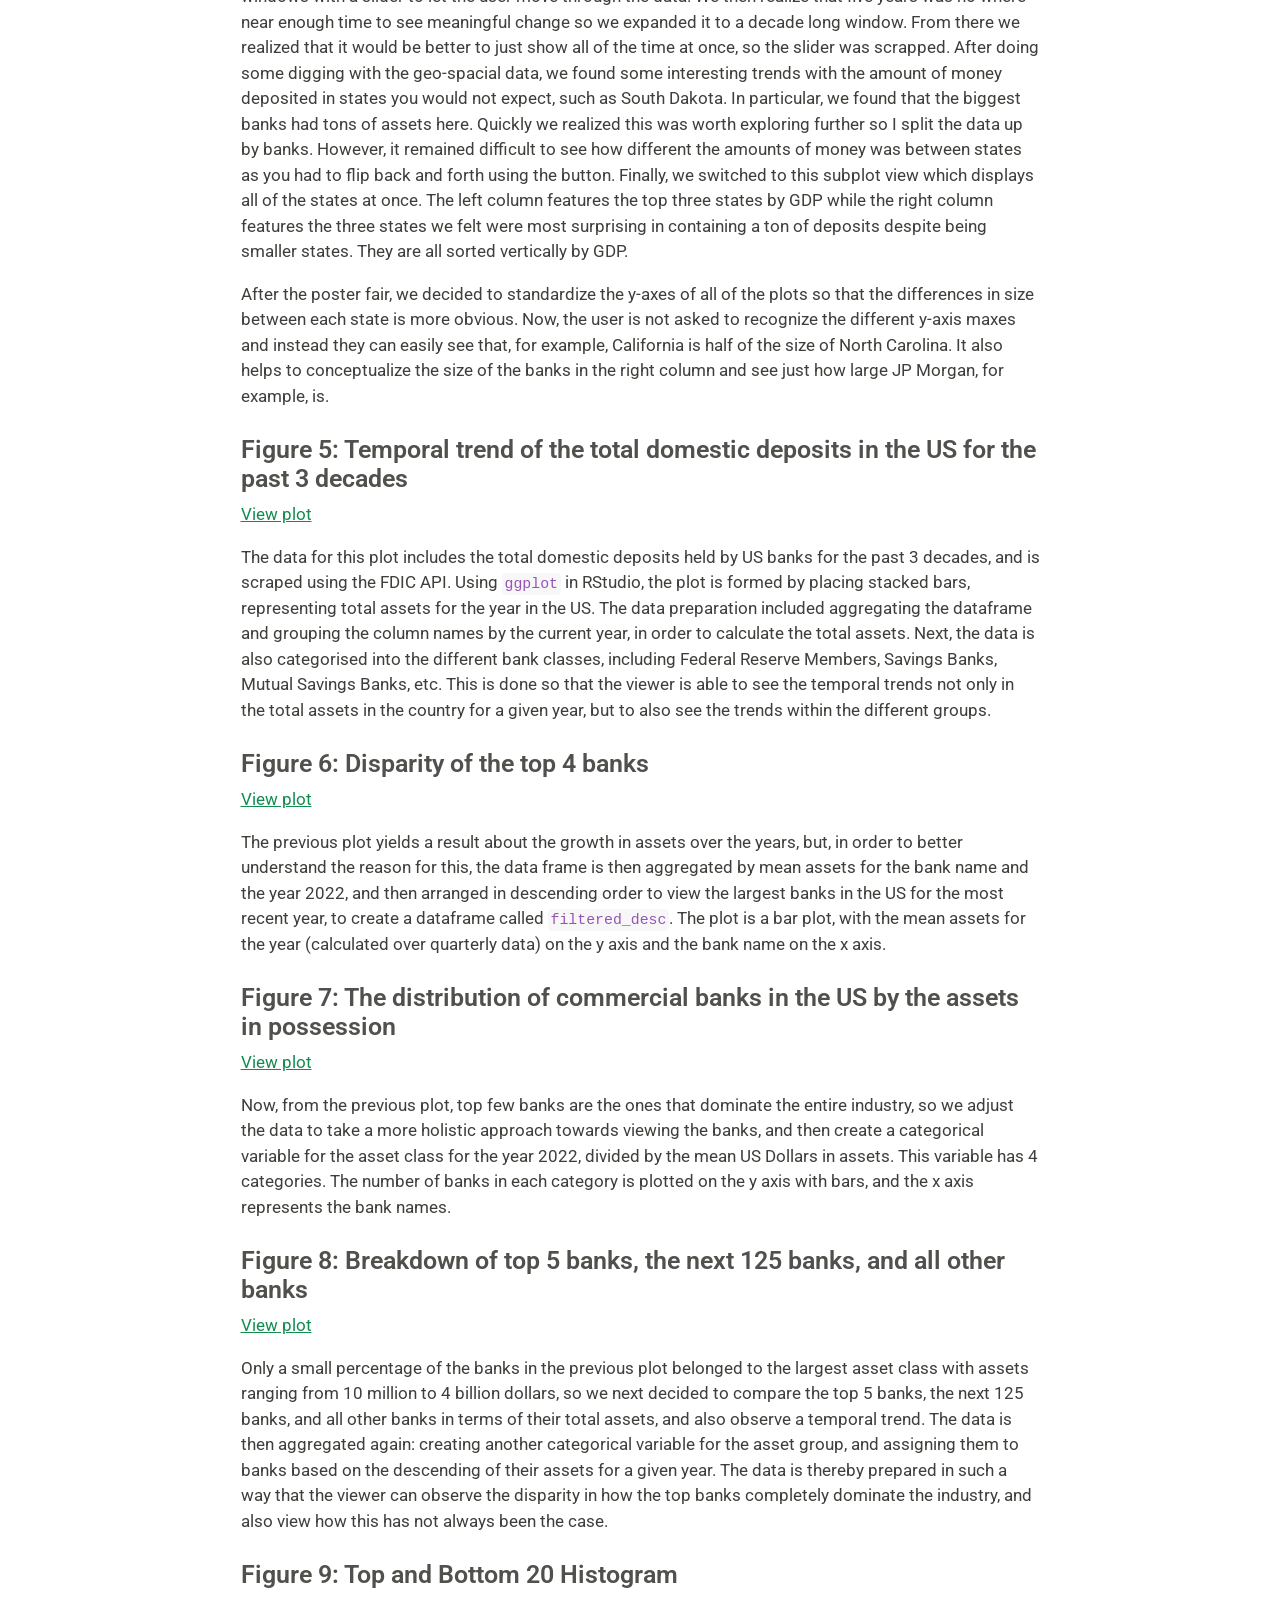
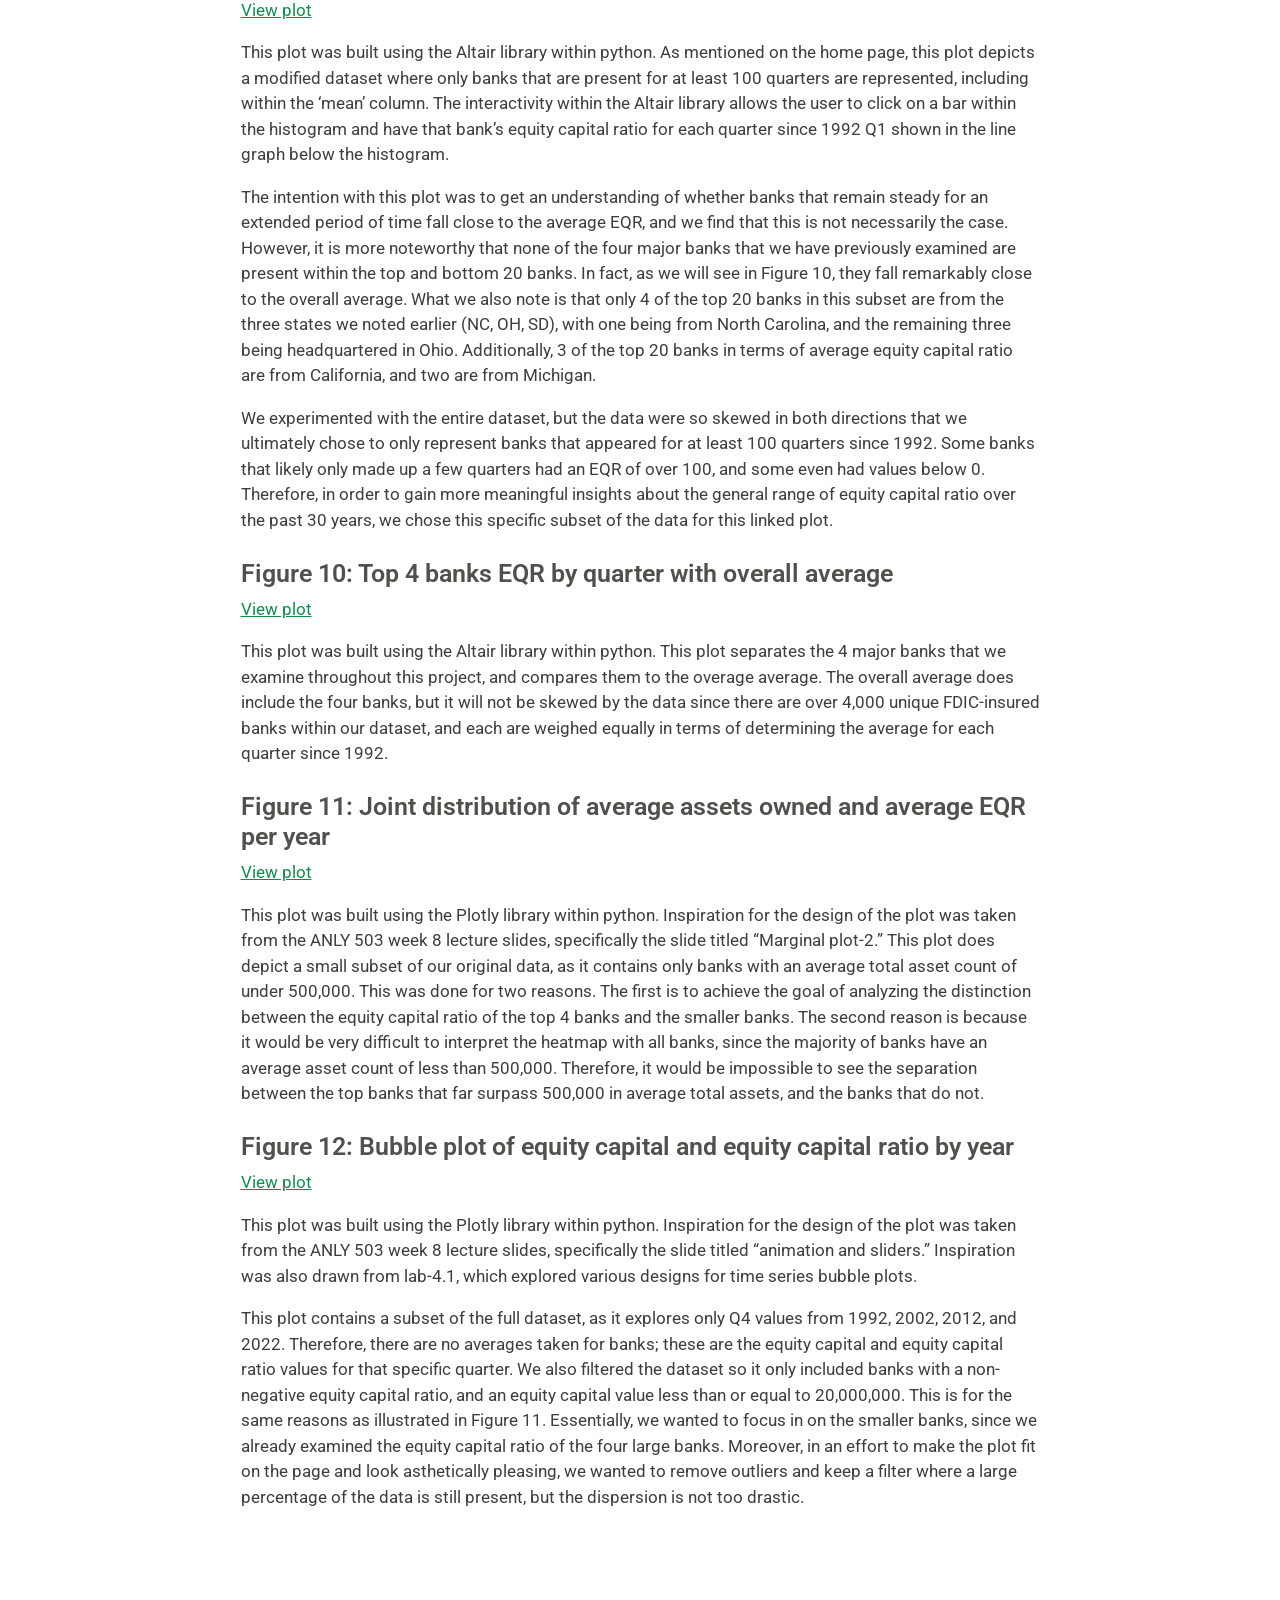
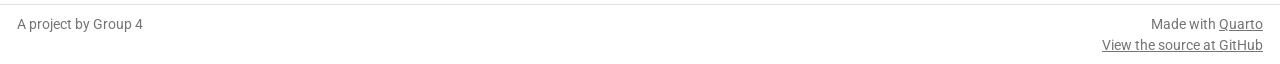
<file: docs/methods.html>
<!DOCTYPE html>
<html xmlns="http://www.w3.org/1999/xhtml" lang="en" xml:lang="en"><head>

<meta charset="utf-8">
<meta name="generator" content="quarto-1.3.290">

<meta name="viewport" content="width=device-width, initial-scale=1.0, user-scalable=yes">


<title>Where is Your Money, and Why? – methods</title>
<style>
code{white-space: pre-wrap;}
span.smallcaps{font-variant: small-caps;}
div.columns{display: flex; gap: min(4vw, 1.5em);}
div.column{flex: auto; overflow-x: auto;}
div.hanging-indent{margin-left: 1.5em; text-indent: -1.5em;}
ul.task-list{list-style: none;}
ul.task-list li input[type="checkbox"] {
  width: 0.8em;
  margin: 0 0.8em 0.2em -1em; /* quarto-specific, see https://github.com/quarto-dev/quarto-cli/issues/4556 */ 
  vertical-align: middle;
}
</style>


<script src="../site_libs/quarto-nav/quarto-nav.js"></script>
<script src="../site_libs/quarto-nav/headroom.min.js"></script>
<link href="../images/img/favicon.ico" rel="icon">
<script src="../site_libs/clipboard/clipboard.min.js"></script>
<script src="../site_libs/quarto-html/quarto.js"></script>
<script src="../site_libs/quarto-html/popper.min.js"></script>
<script src="../site_libs/quarto-html/tippy.umd.min.js"></script>
<script src="../site_libs/quarto-html/anchor.min.js"></script>
<link href="../site_libs/quarto-html/tippy.css" rel="stylesheet">
<link href="../site_libs/quarto-html/quarto-syntax-highlighting.css" rel="stylesheet" id="quarto-text-highlighting-styles">
<script src="../site_libs/bootstrap/bootstrap.min.js"></script>
<link href="../site_libs/bootstrap/bootstrap-icons.css" rel="stylesheet">
<link href="../site_libs/bootstrap/bootstrap.min.css" rel="stylesheet" id="quarto-bootstrap" data-mode="light">
<script id="quarto-search-options" type="application/json">{
  "language": {
    "search-no-results-text": "No results",
    "search-matching-documents-text": "matching documents",
    "search-copy-link-title": "Copy link to search",
    "search-hide-matches-text": "Hide additional matches",
    "search-more-match-text": "more match in this document",
    "search-more-matches-text": "more matches in this document",
    "search-clear-button-title": "Clear",
    "search-detached-cancel-button-title": "Cancel",
    "search-submit-button-title": "Submit"
  }
}</script>


</head>

<body class="nav-fixed fullcontent">

<div id="quarto-search-results"></div>
  <header id="quarto-header" class="headroom fixed-top">
    <nav class="navbar navbar-expand-lg navbar-dark ">
      <div class="navbar-container container-fluid">
      <div class="navbar-brand-container">
    <a class="navbar-brand" href="../index.html">
    <span class="navbar-title">Where is Your Money, and Why?</span>
    </a>
  </div>
          <button class="navbar-toggler" type="button" data-bs-toggle="collapse" data-bs-target="#navbarCollapse" aria-controls="navbarCollapse" aria-expanded="false" aria-label="Toggle navigation" onclick="if (window.quartoToggleHeadroom) { window.quartoToggleHeadroom(); }">
  <span class="navbar-toggler-icon"></span>
</button>
          <div class="collapse navbar-collapse" id="navbarCollapse">
            <ul class="navbar-nav navbar-nav-scroll me-auto">
  <li class="nav-item">
    <a class="nav-link" href="../index.html" rel="" target="">
 <span class="menu-text">Home</span></a>
  </li>  
  <li class="nav-item">
    <a class="nav-link active" href="../docs/methods.html" rel="" target="" aria-current="page">
 <span class="menu-text">Methods</span></a>
  </li>  
  <li class="nav-item">
    <a class="nav-link" href="../docs/data.html" rel="" target="">
 <span class="menu-text">Data</span></a>
  </li>  
  <li class="nav-item">
    <a class="nav-link" href="../docs/authors.html" rel="" target="">
 <span class="menu-text">Authors</span></a>
  </li>  
</ul>
            <div class="quarto-navbar-tools ms-auto">
</div>
          </div> <!-- /navcollapse -->
      </div> <!-- /container-fluid -->
    </nav>
</header>
<!-- content -->
<div id="quarto-content" class="quarto-container page-columns page-rows-contents page-layout-article page-navbar">
<!-- sidebar -->
<!-- margin-sidebar -->
    
<!-- main -->
<main class="content" id="quarto-document-content">



<section id="methods" class="level1">
<h1>Methods</h1>
<p>This section describes the process, considerations, and tools that went into developing each visualization in the Home tab. All the code for this project is available on <a href="https://github.com/anly503/spring2023-project-team-4/tree/main/code">GitHub</a>.</p>
<section id="figure-1-table-of-us-bank-assets-equity-and-liabilities-per-state-of-of-2022q4" class="level3">
<h3 class="anchored" data-anchor-id="figure-1-table-of-us-bank-assets-equity-and-liabilities-per-state-of-of-2022q4">Figure 1: Table of US bank assets, equity and liabilities per state of of 2022Q4</h3>
<p><a href="../index.html#sec-interactive-table">View plot</a></p>
<p>The interactive table was built with the quarterly financials data set collected with the API client we built. We first selected rows with December 31st, 2022, as their filing date, and then we aggregated them by equities, liabilities, and assets. Next, we performed formatting on the numbers format and colors and then created a figure that aggregated the three tables. A drop-down was also added, which changes the display of the financial metrics selected.</p>
</section>
<section id="figure-2-grid-bubble-map-of-the-progression-of-bank-assets-per-decade-per-state" class="level3">
<h3 class="anchored" data-anchor-id="figure-2-grid-bubble-map-of-the-progression-of-bank-assets-per-decade-per-state">Figure 2: Grid bubble map of the progression of bank assets per decade per state</h3>
<p><a href="../index.html#sec-grid-bubble-map">View plot</a></p>
<p>This plot is constructed using the <code>Folium</code> and <code>Geopandas</code> Python libraries and uses the quarterly financial data. We then combined this data with the ZIP code coordinate data to estimate the bank’s location. This join procedure added latitude and longitude columns to the data set, which we then combined into a two-tuple named <code>zip_coordinates</code>.</p>
<p>To produce the plots, we first converted the data into a Geodataframe. Next, we created a function named. <code>plot_bank_assets_by_date()</code>, that filters the Geodataframe by date and then groups by state. Then, the function creates a <code>Folium</code> map and plots the bubbles. The function is run four times for December 31st of 1992, 2002, 2012, and 2022. The resulting plots are organized into a 2 x 2 grid and rendered as HTML. The end product is a grid of <code>Folium</code> plots that allow the user to see the progression of the growth of bank assets in each decade and fully interact with each of these maps.</p>
<p>Alternative attempts to produce this plot included cluster markers which failed to capture the size of the banks’ assets, rather than just the count. Additionally, we set up a date slider with a play button, which did not allow for an immersive visual experience due to the plot <code>Folium</code> plot having to re-render each time. Future versions of this plot may include server-side action that allows for this kind of functionality.</p>
</section>
<section id="figure-3-dot-map-with-heatmap-overlay-of-bank-assets-as-of-q4-2022" class="level3">
<h3 class="anchored" data-anchor-id="figure-3-dot-map-with-heatmap-overlay-of-bank-assets-as-of-q4-2022">Figure 3: Dot map with heatmap overlay of bank assets as of Q4 2022</h3>
<p><a href="../index.html#sec-dot-and-heatmap">View plot</a></p>
<p>This second geospatial plot follows a similar logic to the previous; however, it only shows data as of December 31st, 2022. The main difference is that it shows a point in the ZIP code where each bank is. The plot also has a heatmap overlay showing the concentration of banks in the U.S. map. This plot also uses bubble size to show the size of the banks’ assets, in which the largest banks in the U.S. distinguish themselves clearly.</p>
</section>
<section id="figure-4-state-bank-deposits-by-bank" class="level3">
<h3 class="anchored" data-anchor-id="figure-4-state-bank-deposits-by-bank">Figure 4: State bank deposits by bank</h3>
<p><a href="../index.html#sec-state-bank-deposits">View plot</a></p>
<p>The data for this plot comes from the quarterly bank financial data collected using the FDIC API. Then, in the Data Cleaning tab, we grouped the data by state, by bank, and by date meaning our data now showed the total assets, deposits, etc. that each bank in a given state held in a given quarter. This helped to shrink what was previously a massive dataset. However, that was still quite large. Therefore, that data file was added to <code>.gitignore</code>, however, you can see the code to create this file under <code>quarterly_data_cleaning.ipynb</code>. Running this notebook will allow you to see exactly what data we are using.</p>
<p>This plot went through a lot of variations. It began by included every state’s total assets in five year windows with a slider to let the user move through the data. We then realize that five years was no where near enough time to see meaningful change so we expanded it to a decade long window. From there we realized that it would be better to just show all of the time at once, so the slider was scrapped. After doing some digging with the geo-spacial data, we found some interesting trends with the amount of money deposited in states you would not expect, such as South Dakota. In particular, we found that the biggest banks had tons of assets here. Quickly we realized this was worth exploring further so I split the data up by banks. However, it remained difficult to see how different the amounts of money was between states as you had to flip back and forth using the button. Finally, we switched to this subplot view which displays all of the states at once. The left column features the top three states by GDP while the right column features the three states we felt were most surprising in containing a ton of deposits despite being smaller states. They are all sorted vertically by GDP.</p>
<p>After the poster fair, we decided to standardize the y-axes of all of the plots so that the differences in size between each state is more obvious. Now, the user is not asked to recognize the different y-axis maxes and instead they can easily see that, for example, California is half of the size of North Carolina. It also helps to conceptualize the size of the banks in the right column and see just how large JP Morgan, for example, is.</p>
</section>
<section id="figure-5-temporal-trend-of-the-total-domestic-deposits-in-the-us-for-the-past-3-decades" class="level3">
<h3 class="anchored" data-anchor-id="figure-5-temporal-trend-of-the-total-domestic-deposits-in-the-us-for-the-past-3-decades">Figure 5: Temporal trend of the total domestic deposits in the US for the past 3 decades</h3>
<p><a href="../index.html#sec-temporal-assets">View plot</a></p>
<p>The data for this plot includes the total domestic deposits held by US banks for the past 3 decades, and is scraped using the FDIC API. Using <code>ggplot</code> in RStudio, the plot is formed by placing stacked bars, representing total assets for the year in the US. The data preparation included aggregating the dataframe and grouping the column names by the current year, in order to calculate the total assets. Next, the data is also categorised into the different bank classes, including Federal Reserve Members, Savings Banks, Mutual Savings Banks, etc. This is done so that the viewer is able to see the temporal trends not only in the total assets in the country for a given year, but to also see the trends within the different groups.</p>
</section>
<section id="figure-6-disparity-of-the-top-4-banks" class="level3">
<h3 class="anchored" data-anchor-id="figure-6-disparity-of-the-top-4-banks">Figure 6: Disparity of the top 4 banks</h3>
<p><a href="../index.html#sec-top-banks">View plot</a></p>
<p>The previous plot yields a result about the growth in assets over the years, but, in order to better understand the reason for this, the data frame is then aggregated by mean assets for the bank name and the year 2022, and then arranged in descending order to view the largest banks in the US for the most recent year, to create a dataframe called <code>filtered_desc</code>. The plot is a bar plot, with the mean assets for the year (calculated over quarterly data) on the y axis and the bank name on the x axis.</p>
</section>
<section id="figure-7-the-distribution-of-commercial-banks-in-the-us-by-the-assets-in-possession" class="level3">
<h3 class="anchored" data-anchor-id="figure-7-the-distribution-of-commercial-banks-in-the-us-by-the-assets-in-possession">Figure 7: The distribution of commercial banks in the US by the assets in possession</h3>
<p><a href="../index.html#sec-top-commercial">View plot</a></p>
<p>Now, from the previous plot, top few banks are the ones that dominate the entire industry, so we adjust the data to take a more holistic approach towards viewing the banks, and then create a categorical variable for the asset class for the year 2022, divided by the mean US Dollars in assets. This variable has 4 categories. The number of banks in each category is plotted on the y axis with bars, and the x axis represents the bank names.</p>
</section>
<section id="figure-8-breakdown-of-top-5-banks-the-next-125-banks-and-all-other-banks" class="level3">
<h3 class="anchored" data-anchor-id="figure-8-breakdown-of-top-5-banks-the-next-125-banks-and-all-other-banks">Figure 8: Breakdown of top 5 banks, the next 125 banks, and all other banks</h3>
<p><a href="../index.html#sec-grouped-top-banks">View plot</a></p>
<p>Only a small percentage of the banks in the previous plot belonged to the largest asset class with assets ranging from 10 million to 4 billion dollars, so we next decided to compare the top 5 banks, the next 125 banks, and all other banks in terms of their total assets, and also observe a temporal trend. The data is then aggregated again: creating another categorical variable for the asset group, and assigning them to banks based on the descending of their assets for a given year. The data is thereby prepared in such a way that the viewer can observe the disparity in how the top banks completely dominate the industry, and also view how this has not always been the case.</p>
</section>
<section id="figure-9-top-and-bottom-20-histogram" class="level3">
<h3 class="anchored" data-anchor-id="figure-9-top-and-bottom-20-histogram">Figure 9: Top and Bottom 20 Histogram</h3>
<p><a href="../index.html#sec-state-bank-deposits">View plot</a></p>
<p>This plot was built using the Altair library within python. As mentioned on the home page, this plot depicts a modified dataset where only banks that are present for at least 100 quarters are represented, including within the ‘mean’ column. The interactivity within the Altair library allows the user to click on a bar within the histogram and have that bank’s equity capital ratio for each quarter since 1992 Q1 shown in the line graph below the histogram.</p>
<p>The intention with this plot was to get an understanding of whether banks that remain steady for an extended period of time fall close to the average EQR, and we find that this is not necessarily the case. However, it is more noteworthy that none of the four major banks that we have previously examined are present within the top and bottom 20 banks. In fact, as we will see in Figure 10, they fall remarkably close to the overall average. What we also note is that only 4 of the top 20 banks in this subset are from the three states we noted earlier (NC, OH, SD), with one being from North Carolina, and the remaining three being headquartered in Ohio. Additionally, 3 of the top 20 banks in terms of average equity capital ratio are from California, and two are from Michigan.</p>
<p>We experimented with the entire dataset, but the data were so skewed in both directions that we ultimately chose to only represent banks that appeared for at least 100 quarters since 1992. Some banks that likely only made up a few quarters had an EQR of over 100, and some even had values below 0. Therefore, in order to gain more meaningful insights about the general range of equity capital ratio over the past 30 years, we chose this specific subset of the data for this linked plot.</p>
</section>
<section id="figure-10-top-4-banks-eqr-by-quarter-with-overall-average" class="level3">
<h3 class="anchored" data-anchor-id="figure-10-top-4-banks-eqr-by-quarter-with-overall-average">Figure 10: Top 4 banks EQR by quarter with overall average</h3>
<p><a href="../index.html#sec-quarters-line-graph">View plot</a></p>
<p>
This plot was built using the Altair library within python. This plot separates the 4 major banks that we examine throughout this project, and compares them to the overage average. The overall average does include the four banks, but it will not be skewed by the data since there are over 4,000 unique FDIC-insured banks within our dataset, and each are weighed equally in terms of determining the average for each quarter since 1992.
</p>
</section>
<section id="figure-11-joint-distribution-of-average-assets-owned-and-average-eqr-per-year" class="level3">
<h3 class="anchored" data-anchor-id="figure-11-joint-distribution-of-average-assets-owned-and-average-eqr-per-year">Figure 11: Joint distribution of average assets owned and average EQR per year</h3>
<p><a href="../index.html#sec-eqr-and-assets">View plot</a></p>
<p>This plot was built using the Plotly library within python. Inspiration for the design of the plot was taken from the ANLY 503 week 8 lecture slides, specifically the slide titled “Marginal plot-2.” This plot does depict a small subset of our original data, as it contains only banks with an average total asset count of under 500,000. This was done for two reasons. The first is to achieve the goal of analyzing the distinction between the equity capital ratio of the top 4 banks and the smaller banks. The second reason is because it would be very difficult to interpret the heatmap with all banks, since the majority of banks have an average asset count of less than 500,000. Therefore, it would be impossible to see the separation between the top banks that far surpass 500,000 in average total assets, and the banks that do not.</p>
</section>
<section id="figure-12-bubble-plot-of-equity-capital-and-equity-capital-ratio-by-year" class="level3">
<h3 class="anchored" data-anchor-id="figure-12-bubble-plot-of-equity-capital-and-equity-capital-ratio-by-year">Figure 12: Bubble plot of equity capital and equity capital ratio by year</h3>
<p><a href="../index.html#sec-bubble-plot">View plot</a></p>
<p>This plot was built using the Plotly library within python. Inspiration for the design of the plot was taken from the ANLY 503 week 8 lecture slides, specifically the slide titled “animation and sliders.” Inspiration was also drawn from lab-4.1, which explored various designs for time series bubble plots.</p>
<p>This plot contains a subset of the full dataset, as it explores only Q4 values from 1992, 2002, 2012, and 2022. Therefore, there are no averages taken for banks; these are the equity capital and equity capital ratio values for that specific quarter. We also filtered the dataset so it only included banks with a non-negative equity capital ratio, and an equity capital value less than or equal to 20,000,000. This is for the same reasons as illustrated in Figure 11. Essentially, we wanted to focus in on the smaller banks, since we already examined the equity capital ratio of the four large banks. Moreover, in an effort to make the plot fit on the page and look asthetically pleasing, we wanted to remove outliers and keep a filter where a large percentage of the data is still present, but the dispersion is not too drastic.</p>


</section>
</section>

</main> <!-- /main -->
<script id="quarto-html-after-body" type="application/javascript">
window.document.addEventListener("DOMContentLoaded", function (event) {
  const toggleBodyColorMode = (bsSheetEl) => {
    const mode = bsSheetEl.getAttribute("data-mode");
    const bodyEl = window.document.querySelector("body");
    if (mode === "dark") {
      bodyEl.classList.add("quarto-dark");
      bodyEl.classList.remove("quarto-light");
    } else {
      bodyEl.classList.add("quarto-light");
      bodyEl.classList.remove("quarto-dark");
    }
  }
  const toggleBodyColorPrimary = () => {
    const bsSheetEl = window.document.querySelector("link#quarto-bootstrap");
    if (bsSheetEl) {
      toggleBodyColorMode(bsSheetEl);
    }
  }
  toggleBodyColorPrimary();  
  const icon = "";
  const anchorJS = new window.AnchorJS();
  anchorJS.options = {
    placement: 'right',
    icon: icon
  };
  anchorJS.add('.anchored');
  const isCodeAnnotation = (el) => {
    for (const clz of el.classList) {
      if (clz.startsWith('code-annotation-')) {                     
        return true;
      }
    }
    return false;
  }
  const clipboard = new window.ClipboardJS('.code-copy-button', {
    text: function(trigger) {
      const codeEl = trigger.previousElementSibling.cloneNode(true);
      for (const childEl of codeEl.children) {
        if (isCodeAnnotation(childEl)) {
          childEl.remove();
        }
      }
      return codeEl.innerText;
    }
  });
  clipboard.on('success', function(e) {
    // button target
    const button = e.trigger;
    // don't keep focus
    button.blur();
    // flash "checked"
    button.classList.add('code-copy-button-checked');
    var currentTitle = button.getAttribute("title");
    button.setAttribute("title", "Copied!");
    let tooltip;
    if (window.bootstrap) {
      button.setAttribute("data-bs-toggle", "tooltip");
      button.setAttribute("data-bs-placement", "left");
      button.setAttribute("data-bs-title", "Copied!");
      tooltip = new bootstrap.Tooltip(button, 
        { trigger: "manual", 
          customClass: "code-copy-button-tooltip",
          offset: [0, -8]});
      tooltip.show();    
    }
    setTimeout(function() {
      if (tooltip) {
        tooltip.hide();
        button.removeAttribute("data-bs-title");
        button.removeAttribute("data-bs-toggle");
        button.removeAttribute("data-bs-placement");
      }
      button.setAttribute("title", currentTitle);
      button.classList.remove('code-copy-button-checked');
    }, 1000);
    // clear code selection
    e.clearSelection();
  });
  function tippyHover(el, contentFn) {
    const config = {
      allowHTML: true,
      content: contentFn,
      maxWidth: 500,
      delay: 100,
      arrow: false,
      appendTo: function(el) {
          return el.parentElement;
      },
      interactive: true,
      interactiveBorder: 10,
      theme: 'quarto',
      placement: 'bottom-start'
    };
    window.tippy(el, config); 
  }
  const noterefs = window.document.querySelectorAll('a[role="doc-noteref"]');
  for (var i=0; i<noterefs.length; i++) {
    const ref = noterefs[i];
    tippyHover(ref, function() {
      // use id or data attribute instead here
      let href = ref.getAttribute('data-footnote-href') || ref.getAttribute('href');
      try { href = new URL(href).hash; } catch {}
      const id = href.replace(/^#\/?/, "");
      const note = window.document.getElementById(id);
      return note.innerHTML;
    });
  }
      let selectedAnnoteEl;
      const selectorForAnnotation = ( cell, annotation) => {
        let cellAttr = 'data-code-cell="' + cell + '"';
        let lineAttr = 'data-code-annotation="' +  annotation + '"';
        const selector = 'span[' + cellAttr + '][' + lineAttr + ']';
        return selector;
      }
      const selectCodeLines = (annoteEl) => {
        const doc = window.document;
        const targetCell = annoteEl.getAttribute("data-target-cell");
        const targetAnnotation = annoteEl.getAttribute("data-target-annotation");
        const annoteSpan = window.document.querySelector(selectorForAnnotation(targetCell, targetAnnotation));
        const lines = annoteSpan.getAttribute("data-code-lines").split(",");
        const lineIds = lines.map((line) => {
          return targetCell + "-" + line;
        })
        let top = null;
        let height = null;
        let parent = null;
        if (lineIds.length > 0) {
            //compute the position of the single el (top and bottom and make a div)
            const el = window.document.getElementById(lineIds[0]);
            top = el.offsetTop;
            height = el.offsetHeight;
            parent = el.parentElement.parentElement;
          if (lineIds.length > 1) {
            const lastEl = window.document.getElementById(lineIds[lineIds.length - 1]);
            const bottom = lastEl.offsetTop + lastEl.offsetHeight;
            height = bottom - top;
          }
          if (top !== null && height !== null && parent !== null) {
            // cook up a div (if necessary) and position it 
            let div = window.document.getElementById("code-annotation-line-highlight");
            if (div === null) {
              div = window.document.createElement("div");
              div.setAttribute("id", "code-annotation-line-highlight");
              div.style.position = 'absolute';
              parent.appendChild(div);
            }
            div.style.top = top - 2 + "px";
            div.style.height = height + 4 + "px";
            let gutterDiv = window.document.getElementById("code-annotation-line-highlight-gutter");
            if (gutterDiv === null) {
              gutterDiv = window.document.createElement("div");
              gutterDiv.setAttribute("id", "code-annotation-line-highlight-gutter");
              gutterDiv.style.position = 'absolute';
              const codeCell = window.document.getElementById(targetCell);
              const gutter = codeCell.querySelector('.code-annotation-gutter');
              gutter.appendChild(gutterDiv);
            }
            gutterDiv.style.top = top - 2 + "px";
            gutterDiv.style.height = height + 4 + "px";
          }
          selectedAnnoteEl = annoteEl;
        }
      };
      const unselectCodeLines = () => {
        const elementsIds = ["code-annotation-line-highlight", "code-annotation-line-highlight-gutter"];
        elementsIds.forEach((elId) => {
          const div = window.document.getElementById(elId);
          if (div) {
            div.remove();
          }
        });
        selectedAnnoteEl = undefined;
      };
      // Attach click handler to the DT
      const annoteDls = window.document.querySelectorAll('dt[data-target-cell]');
      for (const annoteDlNode of annoteDls) {
        annoteDlNode.addEventListener('click', (event) => {
          const clickedEl = event.target;
          if (clickedEl !== selectedAnnoteEl) {
            unselectCodeLines();
            const activeEl = window.document.querySelector('dt[data-target-cell].code-annotation-active');
            if (activeEl) {
              activeEl.classList.remove('code-annotation-active');
            }
            selectCodeLines(clickedEl);
            clickedEl.classList.add('code-annotation-active');
          } else {
            // Unselect the line
            unselectCodeLines();
            clickedEl.classList.remove('code-annotation-active');
          }
        });
      }
  const findCites = (el) => {
    const parentEl = el.parentElement;
    if (parentEl) {
      const cites = parentEl.dataset.cites;
      if (cites) {
        return {
          el,
          cites: cites.split(' ')
        };
      } else {
        return findCites(el.parentElement)
      }
    } else {
      return undefined;
    }
  };
  var bibliorefs = window.document.querySelectorAll('a[role="doc-biblioref"]');
  for (var i=0; i<bibliorefs.length; i++) {
    const ref = bibliorefs[i];
    const citeInfo = findCites(ref);
    if (citeInfo) {
      tippyHover(citeInfo.el, function() {
        var popup = window.document.createElement('div');
        citeInfo.cites.forEach(function(cite) {
          var citeDiv = window.document.createElement('div');
          citeDiv.classList.add('hanging-indent');
          citeDiv.classList.add('csl-entry');
          var biblioDiv = window.document.getElementById('ref-' + cite);
          if (biblioDiv) {
            citeDiv.innerHTML = biblioDiv.innerHTML;
          }
          popup.appendChild(citeDiv);
        });
        return popup.innerHTML;
      });
    }
  }
});
</script>
</div> <!-- /content -->
<footer class="footer">
  <div class="nav-footer">
    <div class="nav-footer-left">A project by Group 4 <br></div>   
    <div class="nav-footer-center">
      &nbsp;
    </div>
    <div class="nav-footer-right">Made with <a href="https://quarto.org/">Quarto</a><br> <a href="https://github.com/vdelimad/where_is_your_money_and_why">View the source at GitHub</a></div>
  </div>
</footer>



</body></html>
</file>
<file: site_libs/quarto-html/tippy.css>
.tippy-box[data-animation=fade][data-state=hidden]{opacity:0}[data-tippy-root]{max-width:calc(100vw - 10px)}.tippy-box{position:relative;background-color:#333;color:#fff;border-radius:4px;font-size:14px;line-height:1.4;white-space:normal;outline:0;transition-property:transform,visibility,opacity}.tippy-box[data-placement^=top]>.tippy-arrow{bottom:0}.tippy-box[data-placement^=top]>.tippy-arrow:before{bottom:-7px;left:0;border-width:8px 8px 0;border-top-color:initial;transform-origin:center top}.tippy-box[data-placement^=bottom]>.tippy-arrow{top:0}.tippy-box[data-placement^=bottom]>.tippy-arrow:before{top:-7px;left:0;border-width:0 8px 8px;border-bottom-color:initial;transform-origin:center bottom}.tippy-box[data-placement^=left]>.tippy-arrow{right:0}.tippy-box[data-placement^=left]>.tippy-arrow:before{border-width:8px 0 8px 8px;border-left-color:initial;right:-7px;transform-origin:center left}.tippy-box[data-placement^=right]>.tippy-arrow{left:0}.tippy-box[data-placement^=right]>.tippy-arrow:before{left:-7px;border-width:8px 8px 8px 0;border-right-color:initial;transform-origin:center right}.tippy-box[data-inertia][data-state=visible]{transition-timing-function:cubic-bezier(.54,1.5,.38,1.11)}.tippy-arrow{width:16px;height:16px;color:#333}.tippy-arrow:before{content:"";position:absolute;border-color:transparent;border-style:solid}.tippy-content{position:relative;padding:5px 9px;z-index:1}
</file>
<file: site_libs/quarto-html/quarto-syntax-highlighting.css>
/* quarto syntax highlight colors */
:root {
  --quarto-hl-ot-color: #003B4F;
  --quarto-hl-at-color: #657422;
  --quarto-hl-ss-color: #20794D;
  --quarto-hl-an-color: #5E5E5E;
  --quarto-hl-fu-color: #4758AB;
  --quarto-hl-st-color: #20794D;
  --quarto-hl-cf-color: #003B4F;
  --quarto-hl-op-color: #5E5E5E;
  --quarto-hl-er-color: #AD0000;
  --quarto-hl-bn-color: #AD0000;
  --quarto-hl-al-color: #AD0000;
  --quarto-hl-va-color: #111111;
  --quarto-hl-bu-color: inherit;
  --quarto-hl-ex-color: inherit;
  --quarto-hl-pp-color: #AD0000;
  --quarto-hl-in-color: #5E5E5E;
  --quarto-hl-vs-color: #20794D;
  --quarto-hl-wa-color: #5E5E5E;
  --quarto-hl-do-color: #5E5E5E;
  --quarto-hl-im-color: #00769E;
  --quarto-hl-ch-color: #20794D;
  --quarto-hl-dt-color: #AD0000;
  --quarto-hl-fl-color: #AD0000;
  --quarto-hl-co-color: #5E5E5E;
  --quarto-hl-cv-color: #5E5E5E;
  --quarto-hl-cn-color: #8f5902;
  --quarto-hl-sc-color: #5E5E5E;
  --quarto-hl-dv-color: #AD0000;
  --quarto-hl-kw-color: #003B4F;
}

/* other quarto variables */
:root {
  --quarto-font-monospace: SFMono-Regular, Menlo, Monaco, Consolas, "Liberation Mono", "Courier New", monospace;
}

pre > code.sourceCode > span {
  color: #003B4F;
}

code span {
  color: #003B4F;
}

code.sourceCode > span {
  color: #003B4F;
}

div.sourceCode,
div.sourceCode pre.sourceCode {
  color: #003B4F;
}

code span.ot {
  color: #003B4F;
  font-style: inherit;
}

code span.at {
  color: #657422;
  font-style: inherit;
}

code span.ss {
  color: #20794D;
  font-style: inherit;
}

code span.an {
  color: #5E5E5E;
  font-style: inherit;
}

code span.fu {
  color: #4758AB;
  font-style: inherit;
}

code span.st {
  color: #20794D;
  font-style: inherit;
}

code span.cf {
  color: #003B4F;
  font-style: inherit;
}

code span.op {
  color: #5E5E5E;
  font-style: inherit;
}

code span.er {
  color: #AD0000;
  font-style: inherit;
}

code span.bn {
  color: #AD0000;
  font-style: inherit;
}

code span.al {
  color: #AD0000;
  font-style: inherit;
}

code span.va {
  color: #111111;
  font-style: inherit;
}

code span.bu {
  font-style: inherit;
}

code span.ex {
  font-style: inherit;
}

code span.pp {
  color: #AD0000;
  font-style: inherit;
}

code span.in {
  color: #5E5E5E;
  font-style: inherit;
}

code span.vs {
  color: #20794D;
  font-style: inherit;
}

code span.wa {
  color: #5E5E5E;
  font-style: italic;
}

code span.do {
  color: #5E5E5E;
  font-style: italic;
}

code span.im {
  color: #00769E;
  font-style: inherit;
}

code span.ch {
  color: #20794D;
  font-style: inherit;
}

code span.dt {
  color: #AD0000;
  font-style: inherit;
}

code span.fl {
  color: #AD0000;
  font-style: inherit;
}

code span.co {
  color: #5E5E5E;
  font-style: inherit;
}

code span.cv {
  color: #5E5E5E;
  font-style: italic;
}

code span.cn {
  color: #8f5902;
  font-style: inherit;
}

code span.sc {
  color: #5E5E5E;
  font-style: inherit;
}

code span.dv {
  color: #AD0000;
  font-style: inherit;
}

code span.kw {
  color: #003B4F;
  font-style: inherit;
}

.prevent-inlining {
  content: "</";
}

/*# sourceMappingURL=debc5d5d77c3f9108843748ff7464032.css.map */
</file>
